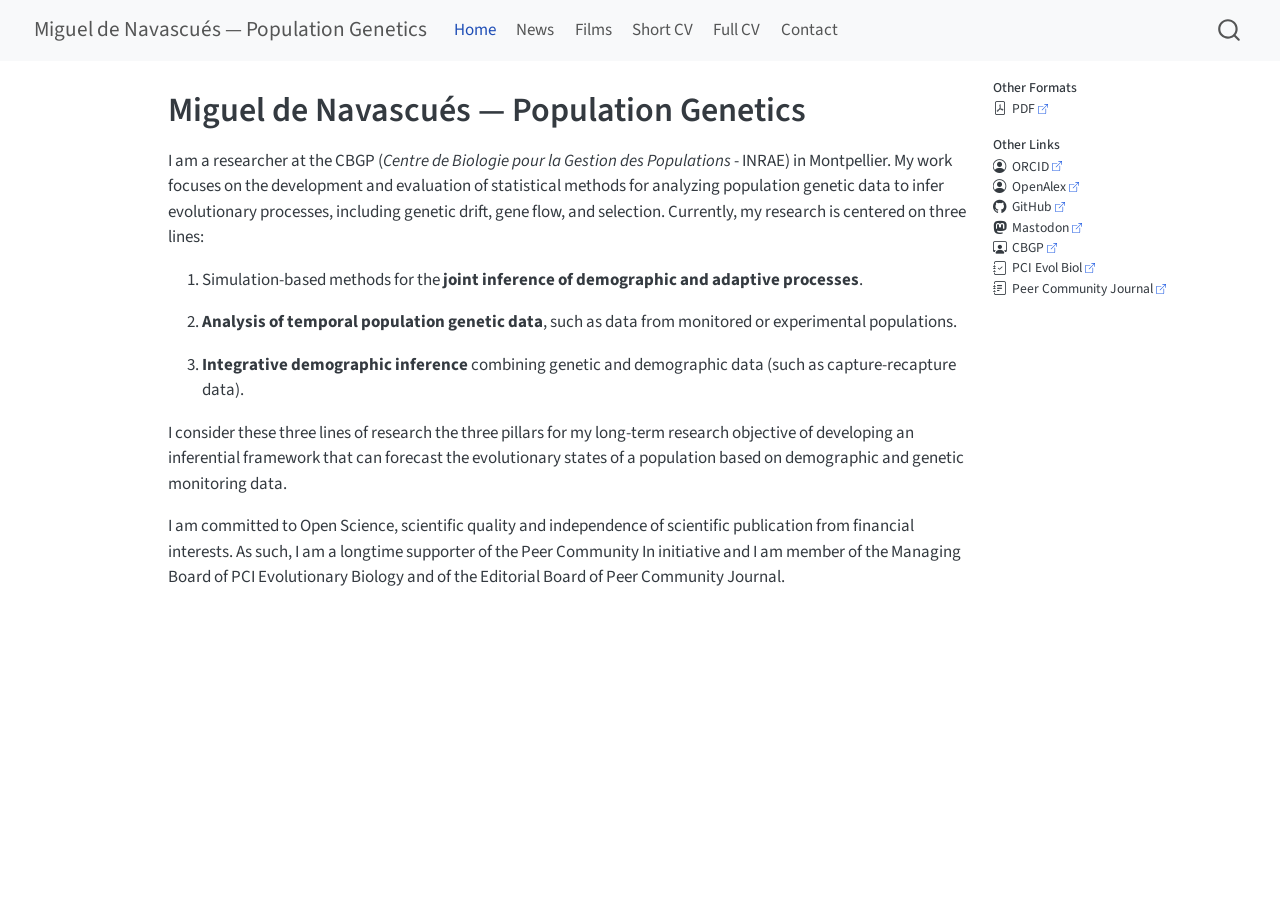
<file: index.html>
<!DOCTYPE html>
<html xmlns="http://www.w3.org/1999/xhtml" lang="en" xml:lang="en"><head>

<meta charset="utf-8">
<meta name="generator" content="quarto-1.8.25">

<meta name="viewport" content="width=device-width, initial-scale=1.0, user-scalable=yes">


<title>Miguel de Navascués — Population Genetics</title>
<style>
code{white-space: pre-wrap;}
span.smallcaps{font-variant: small-caps;}
div.columns{display: flex; gap: min(4vw, 1.5em);}
div.column{flex: auto; overflow-x: auto;}
div.hanging-indent{margin-left: 1.5em; text-indent: -1.5em;}
ul.task-list{list-style: none;}
ul.task-list li input[type="checkbox"] {
  width: 0.8em;
  margin: 0 0.8em 0.2em -1em; /* quarto-specific, see https://github.com/quarto-dev/quarto-cli/issues/4556 */ 
  vertical-align: middle;
}
</style>


<script src="site_libs/quarto-nav/quarto-nav.js"></script>
<script src="site_libs/quarto-nav/headroom.min.js"></script>
<script src="site_libs/clipboard/clipboard.min.js"></script>
<script src="site_libs/quarto-search/autocomplete.umd.js"></script>
<script src="site_libs/quarto-search/fuse.min.js"></script>
<script src="site_libs/quarto-search/quarto-search.js"></script>
<meta name="quarto:offset" content="./">
<script src="site_libs/quarto-html/quarto.js" type="module"></script>
<script src="site_libs/quarto-html/tabsets/tabsets.js" type="module"></script>
<script src="site_libs/quarto-html/axe/axe-check.js" type="module"></script>
<script src="site_libs/quarto-html/popper.min.js"></script>
<script src="site_libs/quarto-html/tippy.umd.min.js"></script>
<script src="site_libs/quarto-html/anchor.min.js"></script>
<link href="site_libs/quarto-html/tippy.css" rel="stylesheet">
<link href="site_libs/quarto-html/quarto-syntax-highlighting-7b89279ff1a6dce999919e0e67d4d9ec.css" rel="stylesheet" id="quarto-text-highlighting-styles">
<script src="site_libs/bootstrap/bootstrap.min.js"></script>
<link href="site_libs/bootstrap/bootstrap-icons.css" rel="stylesheet">
<link href="site_libs/bootstrap/bootstrap-b5bdf136522145a1bcc2eb35951745d0.min.css" rel="stylesheet" append-hash="true" id="quarto-bootstrap" data-mode="light">
<script id="quarto-search-options" type="application/json">{
  "location": "navbar",
  "copy-button": false,
  "collapse-after": 3,
  "panel-placement": "end",
  "type": "overlay",
  "limit": 50,
  "keyboard-shortcut": [
    "f",
    "/",
    "s"
  ],
  "show-item-context": false,
  "language": {
    "search-no-results-text": "No results",
    "search-matching-documents-text": "matching documents",
    "search-copy-link-title": "Copy link to search",
    "search-hide-matches-text": "Hide additional matches",
    "search-more-match-text": "more match in this document",
    "search-more-matches-text": "more matches in this document",
    "search-clear-button-title": "Clear",
    "search-text-placeholder": "",
    "search-detached-cancel-button-title": "Cancel",
    "search-submit-button-title": "Submit",
    "search-label": "Search"
  }
}</script>


<link rel="stylesheet" href="styles.css">
</head>

<body class="nav-fixed quarto-light">

<div id="quarto-search-results"></div>
  <header id="quarto-header" class="headroom fixed-top">
    <nav class="navbar navbar-expand-lg " data-bs-theme="dark">
      <div class="navbar-container container-fluid">
      <div class="navbar-brand-container mx-auto">
    <a href="./index.html" class="navbar-brand navbar-brand-logo">
    </a>
    <a class="navbar-brand" href="./index.html">
    <span class="navbar-title">Miguel de Navascués — Population Genetics</span>
    </a>
  </div>
            <div id="quarto-search" class="" title="Search"></div>
          <button class="navbar-toggler" type="button" data-bs-toggle="collapse" data-bs-target="#navbarCollapse" aria-controls="navbarCollapse" role="menu" aria-expanded="false" aria-label="Toggle navigation" onclick="if (window.quartoToggleHeadroom) { window.quartoToggleHeadroom(); }">
  <span class="navbar-toggler-icon"></span>
</button>
          <div class="collapse navbar-collapse" id="navbarCollapse">
            <ul class="navbar-nav navbar-nav-scroll me-auto">
  <li class="nav-item">
    <a class="nav-link active" href="./index.html" aria-current="page"> 
<span class="menu-text">Home</span></a>
  </li>  
  <li class="nav-item">
    <a class="nav-link" href="./News.html"> 
<span class="menu-text">News</span></a>
  </li>  
  <li class="nav-item">
    <a class="nav-link" href="./Films.html"> 
<span class="menu-text">Films</span></a>
  </li>  
  <li class="nav-item">
    <a class="nav-link" href="./ShortCV.html"> 
<span class="menu-text">Short CV</span></a>
  </li>  
  <li class="nav-item">
    <a class="nav-link" href="./FullCV.html"> 
<span class="menu-text">Full CV</span></a>
  </li>  
  <li class="nav-item">
    <a class="nav-link" href="./Contact.html"> 
<span class="menu-text">Contact</span></a>
  </li>  
</ul>
          </div> <!-- /navcollapse -->
            <div class="quarto-navbar-tools">
</div>
      </div> <!-- /container-fluid -->
    </nav>
</header>
<!-- content -->
<div id="quarto-content" class="quarto-container page-columns page-rows-contents page-layout-article page-navbar">
<!-- sidebar -->
<!-- margin-sidebar -->
    <div id="quarto-margin-sidebar" class="sidebar margin-sidebar">
        
    <div class="quarto-alternate-formats"><h2>Other Formats</h2><ul><li><a href="index.pdf"><i class="bi bi-file-pdf"></i>PDF</a></li></ul></div><div class="quarto-other-links"><h2>Other Links</h2><ul><li><a href="http://orcid.org/0000-0001-8342-6047"><i class="bi bi-person-circle"></i>ORCID</a></li><li><a href="https://openalex.org/authors/a5008213968"><i class="bi bi-person-circle"></i>OpenAlex</a></li><li><a href="https://github.com/mnavascues"><i class="bi bi-github"></i>GitHub</a></li><li><a href="https://mastodon.online/@Miguel_de_Navascues"><i class="bi bi-mastodon"></i>Mastodon</a></li><li><a href="https://umr-cbgp.fr/membre/de-navascues/"><i class="bi bi-person-workspace"></i>CBGP</a></li><li><a href="https://evolbiol.peercommunityin.org/"><i class="bi bi-journal-check"></i>PCI Evol Biol</a></li><li><a href="https://peercommunityjournal.org/"><i class="bi bi-journal-text"></i>Peer Community Journal</a></li></ul></div></div>
<!-- main -->
<main class="content" id="quarto-document-content">

<header id="title-block-header" class="quarto-title-block default">
<div class="quarto-title">
<h1 class="title">Miguel de Navascués — Population Genetics</h1>
</div>



<div class="quarto-title-meta">

    
  
    
  </div>
  


</header>


<p>I am a researcher at the CBGP (<em>Centre de Biologie pour la Gestion des Populations</em> - INRAE) in Montpellier. My work focuses on the development and evaluation of statistical methods for analyzing population genetic data to infer evolutionary processes, including genetic drift, gene flow, and selection. Currently, my research is centered on three lines:</p>
<ol type="1">
<li><p>Simulation-based methods for the <strong>joint inference of demographic and adaptive processes</strong>.</p></li>
<li><p><strong>Analysis of temporal population genetic data</strong>, such as data from monitored or experimental populations.</p></li>
<li><p><strong>Integrative demographic inference</strong> combining genetic and demographic data (such as capture-recapture data).</p></li>
</ol>
<p>I consider these three lines of research the three pillars for my long-term research objective of developing an inferential framework that can forecast the evolutionary states of a population based on demographic and genetic monitoring data.</p>
<p>I am committed to Open Science, scientific quality and independence of scientific publication from financial interests. As such, I am a longtime supporter of the Peer Community In initiative and I am member of the Managing Board of PCI Evolutionary Biology and of the Editorial Board of Peer Community Journal.</p>



</main> <!-- /main -->
<script id="quarto-html-after-body" type="application/javascript">
  window.document.addEventListener("DOMContentLoaded", function (event) {
    const icon = "";
    const anchorJS = new window.AnchorJS();
    anchorJS.options = {
      placement: 'right',
      icon: icon
    };
    anchorJS.add('.anchored');
    const isCodeAnnotation = (el) => {
      for (const clz of el.classList) {
        if (clz.startsWith('code-annotation-')) {                     
          return true;
        }
      }
      return false;
    }
    const onCopySuccess = function(e) {
      // button target
      const button = e.trigger;
      // don't keep focus
      button.blur();
      // flash "checked"
      button.classList.add('code-copy-button-checked');
      var currentTitle = button.getAttribute("title");
      button.setAttribute("title", "Copied!");
      let tooltip;
      if (window.bootstrap) {
        button.setAttribute("data-bs-toggle", "tooltip");
        button.setAttribute("data-bs-placement", "left");
        button.setAttribute("data-bs-title", "Copied!");
        tooltip = new bootstrap.Tooltip(button, 
          { trigger: "manual", 
            customClass: "code-copy-button-tooltip",
            offset: [0, -8]});
        tooltip.show();    
      }
      setTimeout(function() {
        if (tooltip) {
          tooltip.hide();
          button.removeAttribute("data-bs-title");
          button.removeAttribute("data-bs-toggle");
          button.removeAttribute("data-bs-placement");
        }
        button.setAttribute("title", currentTitle);
        button.classList.remove('code-copy-button-checked');
      }, 1000);
      // clear code selection
      e.clearSelection();
    }
    const getTextToCopy = function(trigger) {
      const outerScaffold = trigger.parentElement.cloneNode(true);
      const codeEl = outerScaffold.querySelector('code');
      for (const childEl of codeEl.children) {
        if (isCodeAnnotation(childEl)) {
          childEl.remove();
        }
      }
      return codeEl.innerText;
    }
    const clipboard = new window.ClipboardJS('.code-copy-button:not([data-in-quarto-modal])', {
      text: getTextToCopy
    });
    clipboard.on('success', onCopySuccess);
    if (window.document.getElementById('quarto-embedded-source-code-modal')) {
      const clipboardModal = new window.ClipboardJS('.code-copy-button[data-in-quarto-modal]', {
        text: getTextToCopy,
        container: window.document.getElementById('quarto-embedded-source-code-modal')
      });
      clipboardModal.on('success', onCopySuccess);
    }
      var localhostRegex = new RegExp(/^(?:http|https):\/\/localhost\:?[0-9]*\//);
      var mailtoRegex = new RegExp(/^mailto:/);
        var filterRegex = new RegExp("https:\/\/mnavascues\.github\.io\/Website\/");
      var isInternal = (href) => {
          return filterRegex.test(href) || localhostRegex.test(href) || mailtoRegex.test(href);
      }
      // Inspect non-navigation links and adorn them if external
     var links = window.document.querySelectorAll('a[href]:not(.nav-link):not(.navbar-brand):not(.toc-action):not(.sidebar-link):not(.sidebar-item-toggle):not(.pagination-link):not(.no-external):not([aria-hidden]):not(.dropdown-item):not(.quarto-navigation-tool):not(.about-link)');
      for (var i=0; i<links.length; i++) {
        const link = links[i];
        if (!isInternal(link.href)) {
          // undo the damage that might have been done by quarto-nav.js in the case of
          // links that we want to consider external
          if (link.dataset.originalHref !== undefined) {
            link.href = link.dataset.originalHref;
          }
            // target, if specified
            link.setAttribute("target", "_blank");
            if (link.getAttribute("rel") === null) {
              link.setAttribute("rel", "noopener");
            }
            // default icon
            link.classList.add("external");
        }
      }
    function tippyHover(el, contentFn, onTriggerFn, onUntriggerFn) {
      const config = {
        allowHTML: true,
        maxWidth: 500,
        delay: 100,
        arrow: false,
        appendTo: function(el) {
            return el.parentElement;
        },
        interactive: true,
        interactiveBorder: 10,
        theme: 'quarto',
        placement: 'bottom-start',
      };
      if (contentFn) {
        config.content = contentFn;
      }
      if (onTriggerFn) {
        config.onTrigger = onTriggerFn;
      }
      if (onUntriggerFn) {
        config.onUntrigger = onUntriggerFn;
      }
      window.tippy(el, config); 
    }
    const noterefs = window.document.querySelectorAll('a[role="doc-noteref"]');
    for (var i=0; i<noterefs.length; i++) {
      const ref = noterefs[i];
      tippyHover(ref, function() {
        // use id or data attribute instead here
        let href = ref.getAttribute('data-footnote-href') || ref.getAttribute('href');
        try { href = new URL(href).hash; } catch {}
        const id = href.replace(/^#\/?/, "");
        const note = window.document.getElementById(id);
        if (note) {
          return note.innerHTML;
        } else {
          return "";
        }
      });
    }
    const xrefs = window.document.querySelectorAll('a.quarto-xref');
    const processXRef = (id, note) => {
      // Strip column container classes
      const stripColumnClz = (el) => {
        el.classList.remove("page-full", "page-columns");
        if (el.children) {
          for (const child of el.children) {
            stripColumnClz(child);
          }
        }
      }
      stripColumnClz(note)
      if (id === null || id.startsWith('sec-')) {
        // Special case sections, only their first couple elements
        const container = document.createElement("div");
        if (note.children && note.children.length > 2) {
          container.appendChild(note.children[0].cloneNode(true));
          for (let i = 1; i < note.children.length; i++) {
            const child = note.children[i];
            if (child.tagName === "P" && child.innerText === "") {
              continue;
            } else {
              container.appendChild(child.cloneNode(true));
              break;
            }
          }
          if (window.Quarto?.typesetMath) {
            window.Quarto.typesetMath(container);
          }
          return container.innerHTML
        } else {
          if (window.Quarto?.typesetMath) {
            window.Quarto.typesetMath(note);
          }
          return note.innerHTML;
        }
      } else {
        // Remove any anchor links if they are present
        const anchorLink = note.querySelector('a.anchorjs-link');
        if (anchorLink) {
          anchorLink.remove();
        }
        if (window.Quarto?.typesetMath) {
          window.Quarto.typesetMath(note);
        }
        if (note.classList.contains("callout")) {
          return note.outerHTML;
        } else {
          return note.innerHTML;
        }
      }
    }
    for (var i=0; i<xrefs.length; i++) {
      const xref = xrefs[i];
      tippyHover(xref, undefined, function(instance) {
        instance.disable();
        let url = xref.getAttribute('href');
        let hash = undefined; 
        if (url.startsWith('#')) {
          hash = url;
        } else {
          try { hash = new URL(url).hash; } catch {}
        }
        if (hash) {
          const id = hash.replace(/^#\/?/, "");
          const note = window.document.getElementById(id);
          if (note !== null) {
            try {
              const html = processXRef(id, note.cloneNode(true));
              instance.setContent(html);
            } finally {
              instance.enable();
              instance.show();
            }
          } else {
            // See if we can fetch this
            fetch(url.split('#')[0])
            .then(res => res.text())
            .then(html => {
              const parser = new DOMParser();
              const htmlDoc = parser.parseFromString(html, "text/html");
              const note = htmlDoc.getElementById(id);
              if (note !== null) {
                const html = processXRef(id, note);
                instance.setContent(html);
              } 
            }).finally(() => {
              instance.enable();
              instance.show();
            });
          }
        } else {
          // See if we can fetch a full url (with no hash to target)
          // This is a special case and we should probably do some content thinning / targeting
          fetch(url)
          .then(res => res.text())
          .then(html => {
            const parser = new DOMParser();
            const htmlDoc = parser.parseFromString(html, "text/html");
            const note = htmlDoc.querySelector('main.content');
            if (note !== null) {
              // This should only happen for chapter cross references
              // (since there is no id in the URL)
              // remove the first header
              if (note.children.length > 0 && note.children[0].tagName === "HEADER") {
                note.children[0].remove();
              }
              const html = processXRef(null, note);
              instance.setContent(html);
            } 
          }).finally(() => {
            instance.enable();
            instance.show();
          });
        }
      }, function(instance) {
      });
    }
        let selectedAnnoteEl;
        const selectorForAnnotation = ( cell, annotation) => {
          let cellAttr = 'data-code-cell="' + cell + '"';
          let lineAttr = 'data-code-annotation="' +  annotation + '"';
          const selector = 'span[' + cellAttr + '][' + lineAttr + ']';
          return selector;
        }
        const selectCodeLines = (annoteEl) => {
          const doc = window.document;
          const targetCell = annoteEl.getAttribute("data-target-cell");
          const targetAnnotation = annoteEl.getAttribute("data-target-annotation");
          const annoteSpan = window.document.querySelector(selectorForAnnotation(targetCell, targetAnnotation));
          const lines = annoteSpan.getAttribute("data-code-lines").split(",");
          const lineIds = lines.map((line) => {
            return targetCell + "-" + line;
          })
          let top = null;
          let height = null;
          let parent = null;
          if (lineIds.length > 0) {
              //compute the position of the single el (top and bottom and make a div)
              const el = window.document.getElementById(lineIds[0]);
              top = el.offsetTop;
              height = el.offsetHeight;
              parent = el.parentElement.parentElement;
            if (lineIds.length > 1) {
              const lastEl = window.document.getElementById(lineIds[lineIds.length - 1]);
              const bottom = lastEl.offsetTop + lastEl.offsetHeight;
              height = bottom - top;
            }
            if (top !== null && height !== null && parent !== null) {
              // cook up a div (if necessary) and position it 
              let div = window.document.getElementById("code-annotation-line-highlight");
              if (div === null) {
                div = window.document.createElement("div");
                div.setAttribute("id", "code-annotation-line-highlight");
                div.style.position = 'absolute';
                parent.appendChild(div);
              }
              div.style.top = top - 2 + "px";
              div.style.height = height + 4 + "px";
              div.style.left = 0;
              let gutterDiv = window.document.getElementById("code-annotation-line-highlight-gutter");
              if (gutterDiv === null) {
                gutterDiv = window.document.createElement("div");
                gutterDiv.setAttribute("id", "code-annotation-line-highlight-gutter");
                gutterDiv.style.position = 'absolute';
                const codeCell = window.document.getElementById(targetCell);
                const gutter = codeCell.querySelector('.code-annotation-gutter');
                gutter.appendChild(gutterDiv);
              }
              gutterDiv.style.top = top - 2 + "px";
              gutterDiv.style.height = height + 4 + "px";
            }
            selectedAnnoteEl = annoteEl;
          }
        };
        const unselectCodeLines = () => {
          const elementsIds = ["code-annotation-line-highlight", "code-annotation-line-highlight-gutter"];
          elementsIds.forEach((elId) => {
            const div = window.document.getElementById(elId);
            if (div) {
              div.remove();
            }
          });
          selectedAnnoteEl = undefined;
        };
          // Handle positioning of the toggle
      window.addEventListener(
        "resize",
        throttle(() => {
          elRect = undefined;
          if (selectedAnnoteEl) {
            selectCodeLines(selectedAnnoteEl);
          }
        }, 10)
      );
      function throttle(fn, ms) {
      let throttle = false;
      let timer;
        return (...args) => {
          if(!throttle) { // first call gets through
              fn.apply(this, args);
              throttle = true;
          } else { // all the others get throttled
              if(timer) clearTimeout(timer); // cancel #2
              timer = setTimeout(() => {
                fn.apply(this, args);
                timer = throttle = false;
              }, ms);
          }
        };
      }
        // Attach click handler to the DT
        const annoteDls = window.document.querySelectorAll('dt[data-target-cell]');
        for (const annoteDlNode of annoteDls) {
          annoteDlNode.addEventListener('click', (event) => {
            const clickedEl = event.target;
            if (clickedEl !== selectedAnnoteEl) {
              unselectCodeLines();
              const activeEl = window.document.querySelector('dt[data-target-cell].code-annotation-active');
              if (activeEl) {
                activeEl.classList.remove('code-annotation-active');
              }
              selectCodeLines(clickedEl);
              clickedEl.classList.add('code-annotation-active');
            } else {
              // Unselect the line
              unselectCodeLines();
              clickedEl.classList.remove('code-annotation-active');
            }
          });
        }
    const findCites = (el) => {
      const parentEl = el.parentElement;
      if (parentEl) {
        const cites = parentEl.dataset.cites;
        if (cites) {
          return {
            el,
            cites: cites.split(' ')
          };
        } else {
          return findCites(el.parentElement)
        }
      } else {
        return undefined;
      }
    };
    var bibliorefs = window.document.querySelectorAll('a[role="doc-biblioref"]');
    for (var i=0; i<bibliorefs.length; i++) {
      const ref = bibliorefs[i];
      const citeInfo = findCites(ref);
      if (citeInfo) {
        tippyHover(citeInfo.el, function() {
          var popup = window.document.createElement('div');
          citeInfo.cites.forEach(function(cite) {
            var citeDiv = window.document.createElement('div');
            citeDiv.classList.add('hanging-indent');
            citeDiv.classList.add('csl-entry');
            var biblioDiv = window.document.getElementById('ref-' + cite);
            if (biblioDiv) {
              citeDiv.innerHTML = biblioDiv.innerHTML;
            }
            popup.appendChild(citeDiv);
          });
          return popup.innerHTML;
        });
      }
    }
  });
  </script>
</div> <!-- /content -->




</body></html>
</file>
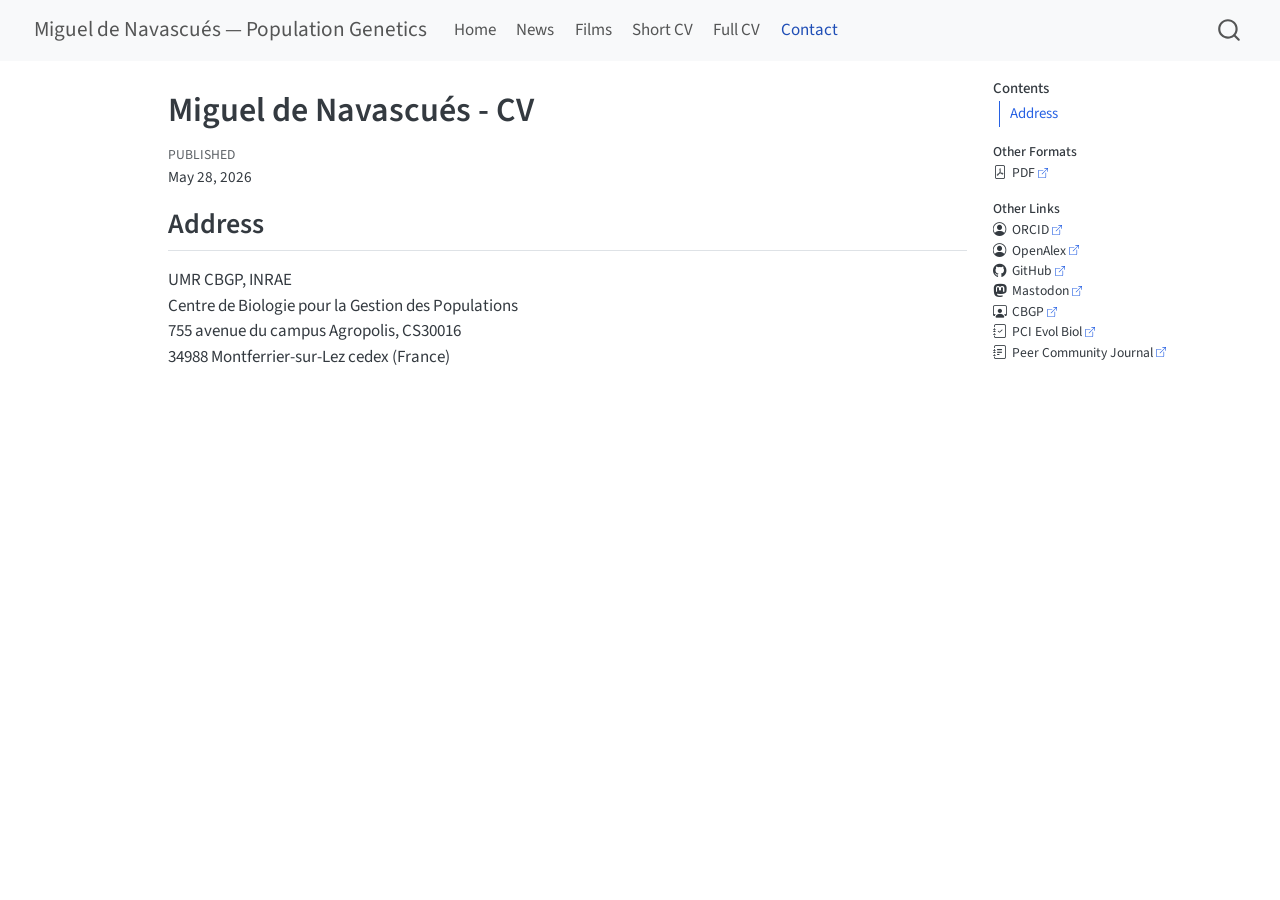
<file: Contact.html>
<!DOCTYPE html>
<html xmlns="http://www.w3.org/1999/xhtml" lang="en" xml:lang="en"><head>

<meta charset="utf-8">
<meta name="generator" content="quarto-1.8.25">

<meta name="viewport" content="width=device-width, initial-scale=1.0, user-scalable=yes">

<meta name="dcterms.date" content="2026-05-28">

<title>Miguel de Navascués - CV – Miguel de Navascués — Population Genetics</title>
<style>
code{white-space: pre-wrap;}
span.smallcaps{font-variant: small-caps;}
div.columns{display: flex; gap: min(4vw, 1.5em);}
div.column{flex: auto; overflow-x: auto;}
div.hanging-indent{margin-left: 1.5em; text-indent: -1.5em;}
ul.task-list{list-style: none;}
ul.task-list li input[type="checkbox"] {
  width: 0.8em;
  margin: 0 0.8em 0.2em -1em; /* quarto-specific, see https://github.com/quarto-dev/quarto-cli/issues/4556 */ 
  vertical-align: middle;
}
</style>


<script src="site_libs/quarto-nav/quarto-nav.js"></script>
<script src="site_libs/quarto-nav/headroom.min.js"></script>
<script src="site_libs/clipboard/clipboard.min.js"></script>
<script src="site_libs/quarto-search/autocomplete.umd.js"></script>
<script src="site_libs/quarto-search/fuse.min.js"></script>
<script src="site_libs/quarto-search/quarto-search.js"></script>
<meta name="quarto:offset" content="./">
<script src="site_libs/quarto-html/quarto.js" type="module"></script>
<script src="site_libs/quarto-html/tabsets/tabsets.js" type="module"></script>
<script src="site_libs/quarto-html/axe/axe-check.js" type="module"></script>
<script src="site_libs/quarto-html/popper.min.js"></script>
<script src="site_libs/quarto-html/tippy.umd.min.js"></script>
<script src="site_libs/quarto-html/anchor.min.js"></script>
<link href="site_libs/quarto-html/tippy.css" rel="stylesheet">
<link href="site_libs/quarto-html/quarto-syntax-highlighting-7b89279ff1a6dce999919e0e67d4d9ec.css" rel="stylesheet" id="quarto-text-highlighting-styles">
<script src="site_libs/bootstrap/bootstrap.min.js"></script>
<link href="site_libs/bootstrap/bootstrap-icons.css" rel="stylesheet">
<link href="site_libs/bootstrap/bootstrap-b5bdf136522145a1bcc2eb35951745d0.min.css" rel="stylesheet" append-hash="true" id="quarto-bootstrap" data-mode="light">
<script id="quarto-search-options" type="application/json">{
  "location": "navbar",
  "copy-button": false,
  "collapse-after": 3,
  "panel-placement": "end",
  "type": "overlay",
  "limit": 50,
  "keyboard-shortcut": [
    "f",
    "/",
    "s"
  ],
  "show-item-context": false,
  "language": {
    "search-no-results-text": "No results",
    "search-matching-documents-text": "matching documents",
    "search-copy-link-title": "Copy link to search",
    "search-hide-matches-text": "Hide additional matches",
    "search-more-match-text": "more match in this document",
    "search-more-matches-text": "more matches in this document",
    "search-clear-button-title": "Clear",
    "search-text-placeholder": "",
    "search-detached-cancel-button-title": "Cancel",
    "search-submit-button-title": "Submit",
    "search-label": "Search"
  }
}</script>


<link rel="stylesheet" href="styles.css">
</head>

<body class="nav-fixed quarto-light">

<div id="quarto-search-results"></div>
  <header id="quarto-header" class="headroom fixed-top">
    <nav class="navbar navbar-expand-lg " data-bs-theme="dark">
      <div class="navbar-container container-fluid">
      <div class="navbar-brand-container mx-auto">
    <a href="./index.html" class="navbar-brand navbar-brand-logo">
    </a>
    <a class="navbar-brand" href="./index.html">
    <span class="navbar-title">Miguel de Navascués — Population Genetics</span>
    </a>
  </div>
            <div id="quarto-search" class="" title="Search"></div>
          <button class="navbar-toggler" type="button" data-bs-toggle="collapse" data-bs-target="#navbarCollapse" aria-controls="navbarCollapse" role="menu" aria-expanded="false" aria-label="Toggle navigation" onclick="if (window.quartoToggleHeadroom) { window.quartoToggleHeadroom(); }">
  <span class="navbar-toggler-icon"></span>
</button>
          <div class="collapse navbar-collapse" id="navbarCollapse">
            <ul class="navbar-nav navbar-nav-scroll me-auto">
  <li class="nav-item">
    <a class="nav-link" href="./index.html"> 
<span class="menu-text">Home</span></a>
  </li>  
  <li class="nav-item">
    <a class="nav-link" href="./News.html"> 
<span class="menu-text">News</span></a>
  </li>  
  <li class="nav-item">
    <a class="nav-link" href="./Films.html"> 
<span class="menu-text">Films</span></a>
  </li>  
  <li class="nav-item">
    <a class="nav-link" href="./ShortCV.html"> 
<span class="menu-text">Short CV</span></a>
  </li>  
  <li class="nav-item">
    <a class="nav-link" href="./FullCV.html"> 
<span class="menu-text">Full CV</span></a>
  </li>  
  <li class="nav-item">
    <a class="nav-link active" href="./Contact.html" aria-current="page"> 
<span class="menu-text">Contact</span></a>
  </li>  
</ul>
          </div> <!-- /navcollapse -->
            <div class="quarto-navbar-tools">
</div>
      </div> <!-- /container-fluid -->
    </nav>
</header>
<!-- content -->
<div id="quarto-content" class="quarto-container page-columns page-rows-contents page-layout-article page-navbar">
<!-- sidebar -->
<!-- margin-sidebar -->
    <div id="quarto-margin-sidebar" class="sidebar margin-sidebar">
        <nav id="TOC" role="doc-toc" class="toc-active">
    <h2 id="toc-title">Contents</h2>
   
  <ul>
  <li><a href="#address" id="toc-address" class="nav-link active" data-scroll-target="#address">Address</a></li>
  </ul>
<div class="quarto-alternate-formats"><h2>Other Formats</h2><ul><li><a href="Contact.pdf"><i class="bi bi-file-pdf"></i>PDF</a></li></ul></div><div class="quarto-other-links"><h2>Other Links</h2><ul><li><a href="http://orcid.org/0000-0001-8342-6047"><i class="bi bi-person-circle"></i>ORCID</a></li><li><a href="https://openalex.org/authors/a5008213968"><i class="bi bi-person-circle"></i>OpenAlex</a></li><li><a href="https://github.com/mnavascues"><i class="bi bi-github"></i>GitHub</a></li><li><a href="https://mastodon.online/@Miguel_de_Navascues"><i class="bi bi-mastodon"></i>Mastodon</a></li><li><a href="https://umr-cbgp.fr/membre/de-navascues/"><i class="bi bi-person-workspace"></i>CBGP</a></li><li><a href="https://evolbiol.peercommunityin.org/"><i class="bi bi-journal-check"></i>PCI Evol Biol</a></li><li><a href="https://peercommunityjournal.org/"><i class="bi bi-journal-text"></i>Peer Community Journal</a></li></ul></div></nav>
    </div>
<!-- main -->
<main class="content" id="quarto-document-content">

<header id="title-block-header" class="quarto-title-block default">
<div class="quarto-title">
<h1 class="title">Miguel de Navascués - CV</h1>
</div>



<div class="quarto-title-meta">

    
    <div>
    <div class="quarto-title-meta-heading">Published</div>
    <div class="quarto-title-meta-contents">
      <p class="date">May 28, 2026</p>
    </div>
  </div>
  
    
  </div>
  


</header>


<section id="address" class="level2">
<h2 class="anchored" data-anchor-id="address">Address</h2>
<p>UMR CBGP, INRAE<br>
Centre de Biologie pour la Gestion des Populations<br>
755 avenue du campus Agropolis, CS30016<br>
34988 Montferrier-sur-Lez cedex (France)</p>


</section>

</main> <!-- /main -->
<script id="quarto-html-after-body" type="application/javascript">
  window.document.addEventListener("DOMContentLoaded", function (event) {
    const icon = "";
    const anchorJS = new window.AnchorJS();
    anchorJS.options = {
      placement: 'right',
      icon: icon
    };
    anchorJS.add('.anchored');
    const isCodeAnnotation = (el) => {
      for (const clz of el.classList) {
        if (clz.startsWith('code-annotation-')) {                     
          return true;
        }
      }
      return false;
    }
    const onCopySuccess = function(e) {
      // button target
      const button = e.trigger;
      // don't keep focus
      button.blur();
      // flash "checked"
      button.classList.add('code-copy-button-checked');
      var currentTitle = button.getAttribute("title");
      button.setAttribute("title", "Copied!");
      let tooltip;
      if (window.bootstrap) {
        button.setAttribute("data-bs-toggle", "tooltip");
        button.setAttribute("data-bs-placement", "left");
        button.setAttribute("data-bs-title", "Copied!");
        tooltip = new bootstrap.Tooltip(button, 
          { trigger: "manual", 
            customClass: "code-copy-button-tooltip",
            offset: [0, -8]});
        tooltip.show();    
      }
      setTimeout(function() {
        if (tooltip) {
          tooltip.hide();
          button.removeAttribute("data-bs-title");
          button.removeAttribute("data-bs-toggle");
          button.removeAttribute("data-bs-placement");
        }
        button.setAttribute("title", currentTitle);
        button.classList.remove('code-copy-button-checked');
      }, 1000);
      // clear code selection
      e.clearSelection();
    }
    const getTextToCopy = function(trigger) {
      const outerScaffold = trigger.parentElement.cloneNode(true);
      const codeEl = outerScaffold.querySelector('code');
      for (const childEl of codeEl.children) {
        if (isCodeAnnotation(childEl)) {
          childEl.remove();
        }
      }
      return codeEl.innerText;
    }
    const clipboard = new window.ClipboardJS('.code-copy-button:not([data-in-quarto-modal])', {
      text: getTextToCopy
    });
    clipboard.on('success', onCopySuccess);
    if (window.document.getElementById('quarto-embedded-source-code-modal')) {
      const clipboardModal = new window.ClipboardJS('.code-copy-button[data-in-quarto-modal]', {
        text: getTextToCopy,
        container: window.document.getElementById('quarto-embedded-source-code-modal')
      });
      clipboardModal.on('success', onCopySuccess);
    }
      var localhostRegex = new RegExp(/^(?:http|https):\/\/localhost\:?[0-9]*\//);
      var mailtoRegex = new RegExp(/^mailto:/);
        var filterRegex = new RegExp("https:\/\/mnavascues\.github\.io\/Website\/");
      var isInternal = (href) => {
          return filterRegex.test(href) || localhostRegex.test(href) || mailtoRegex.test(href);
      }
      // Inspect non-navigation links and adorn them if external
     var links = window.document.querySelectorAll('a[href]:not(.nav-link):not(.navbar-brand):not(.toc-action):not(.sidebar-link):not(.sidebar-item-toggle):not(.pagination-link):not(.no-external):not([aria-hidden]):not(.dropdown-item):not(.quarto-navigation-tool):not(.about-link)');
      for (var i=0; i<links.length; i++) {
        const link = links[i];
        if (!isInternal(link.href)) {
          // undo the damage that might have been done by quarto-nav.js in the case of
          // links that we want to consider external
          if (link.dataset.originalHref !== undefined) {
            link.href = link.dataset.originalHref;
          }
            // target, if specified
            link.setAttribute("target", "_blank");
            if (link.getAttribute("rel") === null) {
              link.setAttribute("rel", "noopener");
            }
            // default icon
            link.classList.add("external");
        }
      }
    function tippyHover(el, contentFn, onTriggerFn, onUntriggerFn) {
      const config = {
        allowHTML: true,
        maxWidth: 500,
        delay: 100,
        arrow: false,
        appendTo: function(el) {
            return el.parentElement;
        },
        interactive: true,
        interactiveBorder: 10,
        theme: 'quarto',
        placement: 'bottom-start',
      };
      if (contentFn) {
        config.content = contentFn;
      }
      if (onTriggerFn) {
        config.onTrigger = onTriggerFn;
      }
      if (onUntriggerFn) {
        config.onUntrigger = onUntriggerFn;
      }
      window.tippy(el, config); 
    }
    const noterefs = window.document.querySelectorAll('a[role="doc-noteref"]');
    for (var i=0; i<noterefs.length; i++) {
      const ref = noterefs[i];
      tippyHover(ref, function() {
        // use id or data attribute instead here
        let href = ref.getAttribute('data-footnote-href') || ref.getAttribute('href');
        try { href = new URL(href).hash; } catch {}
        const id = href.replace(/^#\/?/, "");
        const note = window.document.getElementById(id);
        if (note) {
          return note.innerHTML;
        } else {
          return "";
        }
      });
    }
    const xrefs = window.document.querySelectorAll('a.quarto-xref');
    const processXRef = (id, note) => {
      // Strip column container classes
      const stripColumnClz = (el) => {
        el.classList.remove("page-full", "page-columns");
        if (el.children) {
          for (const child of el.children) {
            stripColumnClz(child);
          }
        }
      }
      stripColumnClz(note)
      if (id === null || id.startsWith('sec-')) {
        // Special case sections, only their first couple elements
        const container = document.createElement("div");
        if (note.children && note.children.length > 2) {
          container.appendChild(note.children[0].cloneNode(true));
          for (let i = 1; i < note.children.length; i++) {
            const child = note.children[i];
            if (child.tagName === "P" && child.innerText === "") {
              continue;
            } else {
              container.appendChild(child.cloneNode(true));
              break;
            }
          }
          if (window.Quarto?.typesetMath) {
            window.Quarto.typesetMath(container);
          }
          return container.innerHTML
        } else {
          if (window.Quarto?.typesetMath) {
            window.Quarto.typesetMath(note);
          }
          return note.innerHTML;
        }
      } else {
        // Remove any anchor links if they are present
        const anchorLink = note.querySelector('a.anchorjs-link');
        if (anchorLink) {
          anchorLink.remove();
        }
        if (window.Quarto?.typesetMath) {
          window.Quarto.typesetMath(note);
        }
        if (note.classList.contains("callout")) {
          return note.outerHTML;
        } else {
          return note.innerHTML;
        }
      }
    }
    for (var i=0; i<xrefs.length; i++) {
      const xref = xrefs[i];
      tippyHover(xref, undefined, function(instance) {
        instance.disable();
        let url = xref.getAttribute('href');
        let hash = undefined; 
        if (url.startsWith('#')) {
          hash = url;
        } else {
          try { hash = new URL(url).hash; } catch {}
        }
        if (hash) {
          const id = hash.replace(/^#\/?/, "");
          const note = window.document.getElementById(id);
          if (note !== null) {
            try {
              const html = processXRef(id, note.cloneNode(true));
              instance.setContent(html);
            } finally {
              instance.enable();
              instance.show();
            }
          } else {
            // See if we can fetch this
            fetch(url.split('#')[0])
            .then(res => res.text())
            .then(html => {
              const parser = new DOMParser();
              const htmlDoc = parser.parseFromString(html, "text/html");
              const note = htmlDoc.getElementById(id);
              if (note !== null) {
                const html = processXRef(id, note);
                instance.setContent(html);
              } 
            }).finally(() => {
              instance.enable();
              instance.show();
            });
          }
        } else {
          // See if we can fetch a full url (with no hash to target)
          // This is a special case and we should probably do some content thinning / targeting
          fetch(url)
          .then(res => res.text())
          .then(html => {
            const parser = new DOMParser();
            const htmlDoc = parser.parseFromString(html, "text/html");
            const note = htmlDoc.querySelector('main.content');
            if (note !== null) {
              // This should only happen for chapter cross references
              // (since there is no id in the URL)
              // remove the first header
              if (note.children.length > 0 && note.children[0].tagName === "HEADER") {
                note.children[0].remove();
              }
              const html = processXRef(null, note);
              instance.setContent(html);
            } 
          }).finally(() => {
            instance.enable();
            instance.show();
          });
        }
      }, function(instance) {
      });
    }
        let selectedAnnoteEl;
        const selectorForAnnotation = ( cell, annotation) => {
          let cellAttr = 'data-code-cell="' + cell + '"';
          let lineAttr = 'data-code-annotation="' +  annotation + '"';
          const selector = 'span[' + cellAttr + '][' + lineAttr + ']';
          return selector;
        }
        const selectCodeLines = (annoteEl) => {
          const doc = window.document;
          const targetCell = annoteEl.getAttribute("data-target-cell");
          const targetAnnotation = annoteEl.getAttribute("data-target-annotation");
          const annoteSpan = window.document.querySelector(selectorForAnnotation(targetCell, targetAnnotation));
          const lines = annoteSpan.getAttribute("data-code-lines").split(",");
          const lineIds = lines.map((line) => {
            return targetCell + "-" + line;
          })
          let top = null;
          let height = null;
          let parent = null;
          if (lineIds.length > 0) {
              //compute the position of the single el (top and bottom and make a div)
              const el = window.document.getElementById(lineIds[0]);
              top = el.offsetTop;
              height = el.offsetHeight;
              parent = el.parentElement.parentElement;
            if (lineIds.length > 1) {
              const lastEl = window.document.getElementById(lineIds[lineIds.length - 1]);
              const bottom = lastEl.offsetTop + lastEl.offsetHeight;
              height = bottom - top;
            }
            if (top !== null && height !== null && parent !== null) {
              // cook up a div (if necessary) and position it 
              let div = window.document.getElementById("code-annotation-line-highlight");
              if (div === null) {
                div = window.document.createElement("div");
                div.setAttribute("id", "code-annotation-line-highlight");
                div.style.position = 'absolute';
                parent.appendChild(div);
              }
              div.style.top = top - 2 + "px";
              div.style.height = height + 4 + "px";
              div.style.left = 0;
              let gutterDiv = window.document.getElementById("code-annotation-line-highlight-gutter");
              if (gutterDiv === null) {
                gutterDiv = window.document.createElement("div");
                gutterDiv.setAttribute("id", "code-annotation-line-highlight-gutter");
                gutterDiv.style.position = 'absolute';
                const codeCell = window.document.getElementById(targetCell);
                const gutter = codeCell.querySelector('.code-annotation-gutter');
                gutter.appendChild(gutterDiv);
              }
              gutterDiv.style.top = top - 2 + "px";
              gutterDiv.style.height = height + 4 + "px";
            }
            selectedAnnoteEl = annoteEl;
          }
        };
        const unselectCodeLines = () => {
          const elementsIds = ["code-annotation-line-highlight", "code-annotation-line-highlight-gutter"];
          elementsIds.forEach((elId) => {
            const div = window.document.getElementById(elId);
            if (div) {
              div.remove();
            }
          });
          selectedAnnoteEl = undefined;
        };
          // Handle positioning of the toggle
      window.addEventListener(
        "resize",
        throttle(() => {
          elRect = undefined;
          if (selectedAnnoteEl) {
            selectCodeLines(selectedAnnoteEl);
          }
        }, 10)
      );
      function throttle(fn, ms) {
      let throttle = false;
      let timer;
        return (...args) => {
          if(!throttle) { // first call gets through
              fn.apply(this, args);
              throttle = true;
          } else { // all the others get throttled
              if(timer) clearTimeout(timer); // cancel #2
              timer = setTimeout(() => {
                fn.apply(this, args);
                timer = throttle = false;
              }, ms);
          }
        };
      }
        // Attach click handler to the DT
        const annoteDls = window.document.querySelectorAll('dt[data-target-cell]');
        for (const annoteDlNode of annoteDls) {
          annoteDlNode.addEventListener('click', (event) => {
            const clickedEl = event.target;
            if (clickedEl !== selectedAnnoteEl) {
              unselectCodeLines();
              const activeEl = window.document.querySelector('dt[data-target-cell].code-annotation-active');
              if (activeEl) {
                activeEl.classList.remove('code-annotation-active');
              }
              selectCodeLines(clickedEl);
              clickedEl.classList.add('code-annotation-active');
            } else {
              // Unselect the line
              unselectCodeLines();
              clickedEl.classList.remove('code-annotation-active');
            }
          });
        }
    const findCites = (el) => {
      const parentEl = el.parentElement;
      if (parentEl) {
        const cites = parentEl.dataset.cites;
        if (cites) {
          return {
            el,
            cites: cites.split(' ')
          };
        } else {
          return findCites(el.parentElement)
        }
      } else {
        return undefined;
      }
    };
    var bibliorefs = window.document.querySelectorAll('a[role="doc-biblioref"]');
    for (var i=0; i<bibliorefs.length; i++) {
      const ref = bibliorefs[i];
      const citeInfo = findCites(ref);
      if (citeInfo) {
        tippyHover(citeInfo.el, function() {
          var popup = window.document.createElement('div');
          citeInfo.cites.forEach(function(cite) {
            var citeDiv = window.document.createElement('div');
            citeDiv.classList.add('hanging-indent');
            citeDiv.classList.add('csl-entry');
            var biblioDiv = window.document.getElementById('ref-' + cite);
            if (biblioDiv) {
              citeDiv.innerHTML = biblioDiv.innerHTML;
            }
            popup.appendChild(citeDiv);
          });
          return popup.innerHTML;
        });
      }
    }
  });
  </script>
</div> <!-- /content -->




</body></html>
</file>
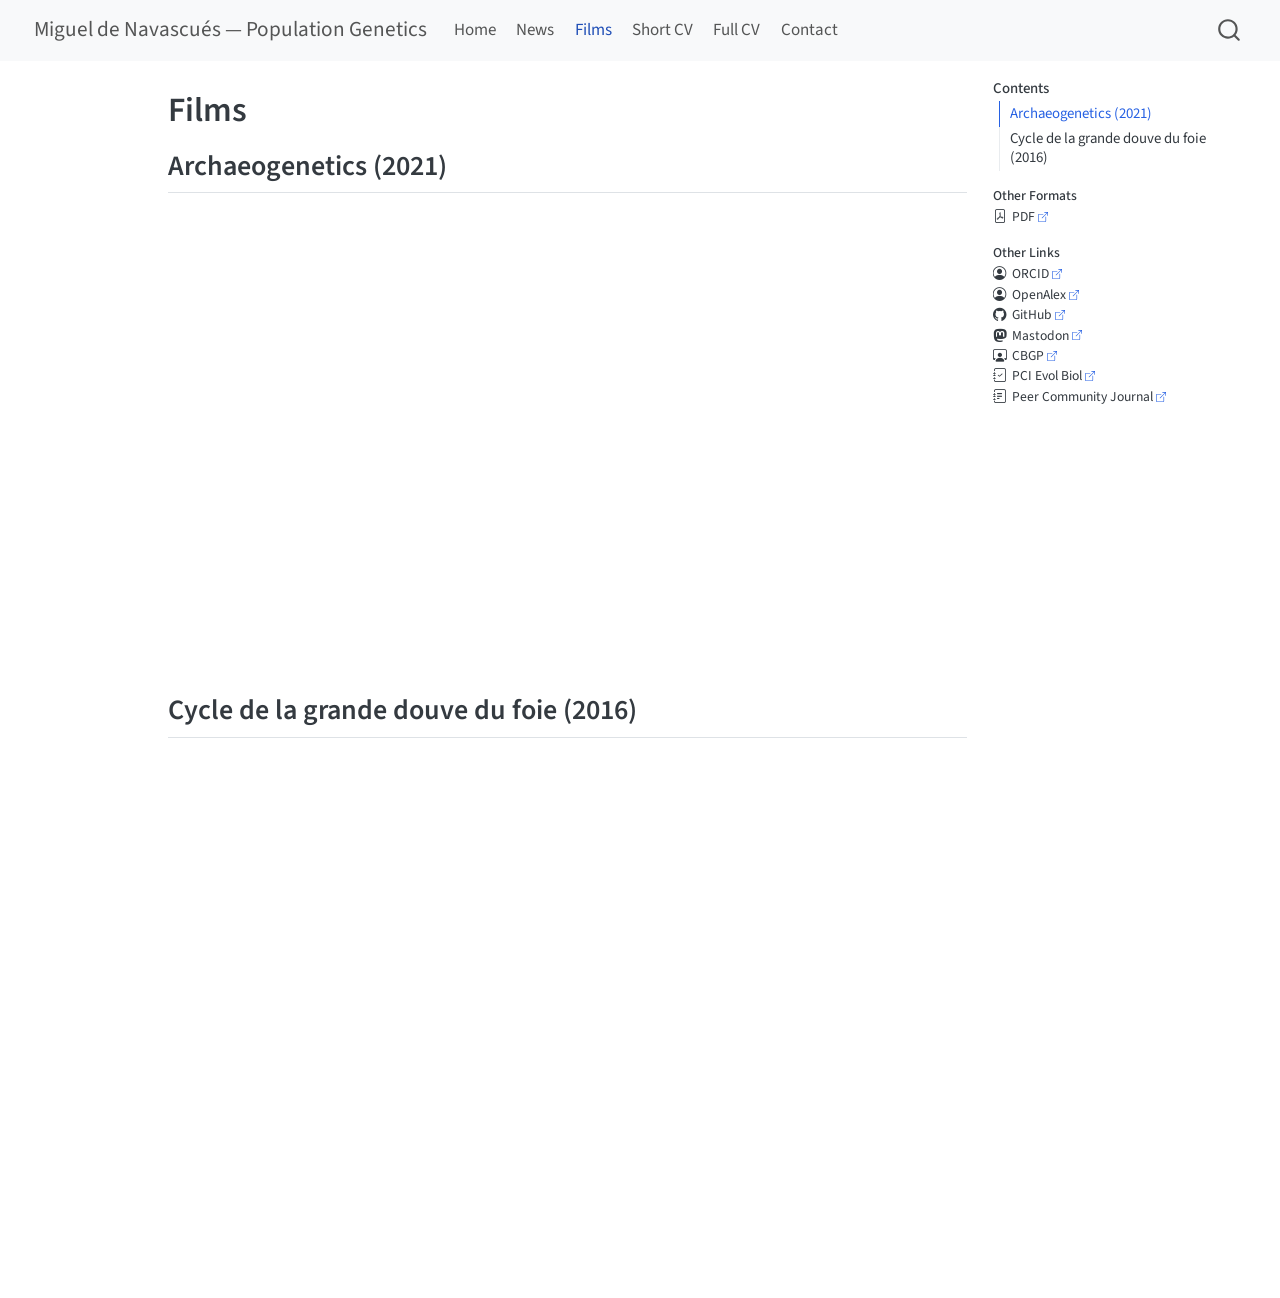
<file: Films.html>
<!DOCTYPE html>
<html xmlns="http://www.w3.org/1999/xhtml" lang="en" xml:lang="en"><head>

<meta charset="utf-8">
<meta name="generator" content="quarto-1.8.25">

<meta name="viewport" content="width=device-width, initial-scale=1.0, user-scalable=yes">


<title>Films – Miguel de Navascués — Population Genetics</title>
<style>
code{white-space: pre-wrap;}
span.smallcaps{font-variant: small-caps;}
div.columns{display: flex; gap: min(4vw, 1.5em);}
div.column{flex: auto; overflow-x: auto;}
div.hanging-indent{margin-left: 1.5em; text-indent: -1.5em;}
ul.task-list{list-style: none;}
ul.task-list li input[type="checkbox"] {
  width: 0.8em;
  margin: 0 0.8em 0.2em -1em; /* quarto-specific, see https://github.com/quarto-dev/quarto-cli/issues/4556 */ 
  vertical-align: middle;
}
</style>


<script src="site_libs/quarto-nav/quarto-nav.js"></script>
<script src="site_libs/quarto-nav/headroom.min.js"></script>
<script src="site_libs/clipboard/clipboard.min.js"></script>
<script src="site_libs/quarto-search/autocomplete.umd.js"></script>
<script src="site_libs/quarto-search/fuse.min.js"></script>
<script src="site_libs/quarto-search/quarto-search.js"></script>
<meta name="quarto:offset" content="./">
<script src="site_libs/quarto-html/quarto.js" type="module"></script>
<script src="site_libs/quarto-html/tabsets/tabsets.js" type="module"></script>
<script src="site_libs/quarto-html/axe/axe-check.js" type="module"></script>
<script src="site_libs/quarto-html/popper.min.js"></script>
<script src="site_libs/quarto-html/tippy.umd.min.js"></script>
<script src="site_libs/quarto-html/anchor.min.js"></script>
<link href="site_libs/quarto-html/tippy.css" rel="stylesheet">
<link href="site_libs/quarto-html/quarto-syntax-highlighting-7b89279ff1a6dce999919e0e67d4d9ec.css" rel="stylesheet" id="quarto-text-highlighting-styles">
<script src="site_libs/bootstrap/bootstrap.min.js"></script>
<link href="site_libs/bootstrap/bootstrap-icons.css" rel="stylesheet">
<link href="site_libs/bootstrap/bootstrap-b5bdf136522145a1bcc2eb35951745d0.min.css" rel="stylesheet" append-hash="true" id="quarto-bootstrap" data-mode="light">
<script id="quarto-search-options" type="application/json">{
  "location": "navbar",
  "copy-button": false,
  "collapse-after": 3,
  "panel-placement": "end",
  "type": "overlay",
  "limit": 50,
  "keyboard-shortcut": [
    "f",
    "/",
    "s"
  ],
  "show-item-context": false,
  "language": {
    "search-no-results-text": "No results",
    "search-matching-documents-text": "matching documents",
    "search-copy-link-title": "Copy link to search",
    "search-hide-matches-text": "Hide additional matches",
    "search-more-match-text": "more match in this document",
    "search-more-matches-text": "more matches in this document",
    "search-clear-button-title": "Clear",
    "search-text-placeholder": "",
    "search-detached-cancel-button-title": "Cancel",
    "search-submit-button-title": "Submit",
    "search-label": "Search"
  }
}</script>


<link rel="stylesheet" href="styles.css">
</head>

<body class="nav-fixed quarto-light">

<div id="quarto-search-results"></div>
  <header id="quarto-header" class="headroom fixed-top">
    <nav class="navbar navbar-expand-lg " data-bs-theme="dark">
      <div class="navbar-container container-fluid">
      <div class="navbar-brand-container mx-auto">
    <a href="./index.html" class="navbar-brand navbar-brand-logo">
    </a>
    <a class="navbar-brand" href="./index.html">
    <span class="navbar-title">Miguel de Navascués — Population Genetics</span>
    </a>
  </div>
            <div id="quarto-search" class="" title="Search"></div>
          <button class="navbar-toggler" type="button" data-bs-toggle="collapse" data-bs-target="#navbarCollapse" aria-controls="navbarCollapse" role="menu" aria-expanded="false" aria-label="Toggle navigation" onclick="if (window.quartoToggleHeadroom) { window.quartoToggleHeadroom(); }">
  <span class="navbar-toggler-icon"></span>
</button>
          <div class="collapse navbar-collapse" id="navbarCollapse">
            <ul class="navbar-nav navbar-nav-scroll me-auto">
  <li class="nav-item">
    <a class="nav-link" href="./index.html"> 
<span class="menu-text">Home</span></a>
  </li>  
  <li class="nav-item">
    <a class="nav-link" href="./News.html"> 
<span class="menu-text">News</span></a>
  </li>  
  <li class="nav-item">
    <a class="nav-link active" href="./Films.html" aria-current="page"> 
<span class="menu-text">Films</span></a>
  </li>  
  <li class="nav-item">
    <a class="nav-link" href="./ShortCV.html"> 
<span class="menu-text">Short CV</span></a>
  </li>  
  <li class="nav-item">
    <a class="nav-link" href="./FullCV.html"> 
<span class="menu-text">Full CV</span></a>
  </li>  
  <li class="nav-item">
    <a class="nav-link" href="./Contact.html"> 
<span class="menu-text">Contact</span></a>
  </li>  
</ul>
          </div> <!-- /navcollapse -->
            <div class="quarto-navbar-tools">
</div>
      </div> <!-- /container-fluid -->
    </nav>
</header>
<!-- content -->
<div id="quarto-content" class="quarto-container page-columns page-rows-contents page-layout-article page-navbar">
<!-- sidebar -->
<!-- margin-sidebar -->
    <div id="quarto-margin-sidebar" class="sidebar margin-sidebar">
        <nav id="TOC" role="doc-toc" class="toc-active">
    <h2 id="toc-title">Contents</h2>
   
  <ul>
  <li><a href="#archaeogenetics-2021" id="toc-archaeogenetics-2021" class="nav-link active" data-scroll-target="#archaeogenetics-2021">Archaeogenetics (2021)</a></li>
  <li><a href="#cycle-de-la-grande-douve-du-foie-2016" id="toc-cycle-de-la-grande-douve-du-foie-2016" class="nav-link" data-scroll-target="#cycle-de-la-grande-douve-du-foie-2016">Cycle de la grande douve du foie (2016)</a></li>
  </ul>
<div class="quarto-alternate-formats"><h2>Other Formats</h2><ul><li><a href="Films.pdf"><i class="bi bi-file-pdf"></i>PDF</a></li></ul></div><div class="quarto-other-links"><h2>Other Links</h2><ul><li><a href="http://orcid.org/0000-0001-8342-6047"><i class="bi bi-person-circle"></i>ORCID</a></li><li><a href="https://openalex.org/authors/a5008213968"><i class="bi bi-person-circle"></i>OpenAlex</a></li><li><a href="https://github.com/mnavascues"><i class="bi bi-github"></i>GitHub</a></li><li><a href="https://mastodon.online/@Miguel_de_Navascues"><i class="bi bi-mastodon"></i>Mastodon</a></li><li><a href="https://umr-cbgp.fr/membre/de-navascues/"><i class="bi bi-person-workspace"></i>CBGP</a></li><li><a href="https://evolbiol.peercommunityin.org/"><i class="bi bi-journal-check"></i>PCI Evol Biol</a></li><li><a href="https://peercommunityjournal.org/"><i class="bi bi-journal-text"></i>Peer Community Journal</a></li></ul></div></nav>
    </div>
<!-- main -->
<main class="content" id="quarto-document-content">

<header id="title-block-header" class="quarto-title-block default">
<div class="quarto-title">
<h1 class="title">Films</h1>
</div>



<div class="quarto-title-meta">

    
  
    
  </div>
  


</header>


<section id="archaeogenetics-2021" class="level2">
<h2 class="anchored" data-anchor-id="archaeogenetics-2021">Archaeogenetics (2021)</h2>
<div class="quarto-video ratio ratio-16x9"><iframe data-external="1" src="https://www.youtube.com/embed/iSY5_1gzFKc?si=xC5nQiQIzSyVeKlo" title="" frameborder="0" allow="accelerometer; autoplay; clipboard-write; encrypted-media; gyroscope; picture-in-picture" allowfullscreen=""></iframe></div>
</section>
<section id="cycle-de-la-grande-douve-du-foie-2016" class="level2">
<h2 class="anchored" data-anchor-id="cycle-de-la-grande-douve-du-foie-2016">Cycle de la grande douve du foie (2016)</h2>
<div class="quarto-video ratio ratio-16x9"><iframe data-external="1" src="https://www.youtube.com/embed/oUHynn4fS-s?si=1HvXEHA6ehxe9pqv" title="" frameborder="0" allow="accelerometer; autoplay; clipboard-write; encrypted-media; gyroscope; picture-in-picture" allowfullscreen=""></iframe></div>


</section>

</main> <!-- /main -->
<script id="quarto-html-after-body" type="application/javascript">
  window.document.addEventListener("DOMContentLoaded", function (event) {
    const icon = "";
    const anchorJS = new window.AnchorJS();
    anchorJS.options = {
      placement: 'right',
      icon: icon
    };
    anchorJS.add('.anchored');
    const isCodeAnnotation = (el) => {
      for (const clz of el.classList) {
        if (clz.startsWith('code-annotation-')) {                     
          return true;
        }
      }
      return false;
    }
    const onCopySuccess = function(e) {
      // button target
      const button = e.trigger;
      // don't keep focus
      button.blur();
      // flash "checked"
      button.classList.add('code-copy-button-checked');
      var currentTitle = button.getAttribute("title");
      button.setAttribute("title", "Copied!");
      let tooltip;
      if (window.bootstrap) {
        button.setAttribute("data-bs-toggle", "tooltip");
        button.setAttribute("data-bs-placement", "left");
        button.setAttribute("data-bs-title", "Copied!");
        tooltip = new bootstrap.Tooltip(button, 
          { trigger: "manual", 
            customClass: "code-copy-button-tooltip",
            offset: [0, -8]});
        tooltip.show();    
      }
      setTimeout(function() {
        if (tooltip) {
          tooltip.hide();
          button.removeAttribute("data-bs-title");
          button.removeAttribute("data-bs-toggle");
          button.removeAttribute("data-bs-placement");
        }
        button.setAttribute("title", currentTitle);
        button.classList.remove('code-copy-button-checked');
      }, 1000);
      // clear code selection
      e.clearSelection();
    }
    const getTextToCopy = function(trigger) {
      const outerScaffold = trigger.parentElement.cloneNode(true);
      const codeEl = outerScaffold.querySelector('code');
      for (const childEl of codeEl.children) {
        if (isCodeAnnotation(childEl)) {
          childEl.remove();
        }
      }
      return codeEl.innerText;
    }
    const clipboard = new window.ClipboardJS('.code-copy-button:not([data-in-quarto-modal])', {
      text: getTextToCopy
    });
    clipboard.on('success', onCopySuccess);
    if (window.document.getElementById('quarto-embedded-source-code-modal')) {
      const clipboardModal = new window.ClipboardJS('.code-copy-button[data-in-quarto-modal]', {
        text: getTextToCopy,
        container: window.document.getElementById('quarto-embedded-source-code-modal')
      });
      clipboardModal.on('success', onCopySuccess);
    }
      var localhostRegex = new RegExp(/^(?:http|https):\/\/localhost\:?[0-9]*\//);
      var mailtoRegex = new RegExp(/^mailto:/);
        var filterRegex = new RegExp("https:\/\/mnavascues\.github\.io\/Website\/");
      var isInternal = (href) => {
          return filterRegex.test(href) || localhostRegex.test(href) || mailtoRegex.test(href);
      }
      // Inspect non-navigation links and adorn them if external
     var links = window.document.querySelectorAll('a[href]:not(.nav-link):not(.navbar-brand):not(.toc-action):not(.sidebar-link):not(.sidebar-item-toggle):not(.pagination-link):not(.no-external):not([aria-hidden]):not(.dropdown-item):not(.quarto-navigation-tool):not(.about-link)');
      for (var i=0; i<links.length; i++) {
        const link = links[i];
        if (!isInternal(link.href)) {
          // undo the damage that might have been done by quarto-nav.js in the case of
          // links that we want to consider external
          if (link.dataset.originalHref !== undefined) {
            link.href = link.dataset.originalHref;
          }
            // target, if specified
            link.setAttribute("target", "_blank");
            if (link.getAttribute("rel") === null) {
              link.setAttribute("rel", "noopener");
            }
            // default icon
            link.classList.add("external");
        }
      }
    function tippyHover(el, contentFn, onTriggerFn, onUntriggerFn) {
      const config = {
        allowHTML: true,
        maxWidth: 500,
        delay: 100,
        arrow: false,
        appendTo: function(el) {
            return el.parentElement;
        },
        interactive: true,
        interactiveBorder: 10,
        theme: 'quarto',
        placement: 'bottom-start',
      };
      if (contentFn) {
        config.content = contentFn;
      }
      if (onTriggerFn) {
        config.onTrigger = onTriggerFn;
      }
      if (onUntriggerFn) {
        config.onUntrigger = onUntriggerFn;
      }
      window.tippy(el, config); 
    }
    const noterefs = window.document.querySelectorAll('a[role="doc-noteref"]');
    for (var i=0; i<noterefs.length; i++) {
      const ref = noterefs[i];
      tippyHover(ref, function() {
        // use id or data attribute instead here
        let href = ref.getAttribute('data-footnote-href') || ref.getAttribute('href');
        try { href = new URL(href).hash; } catch {}
        const id = href.replace(/^#\/?/, "");
        const note = window.document.getElementById(id);
        if (note) {
          return note.innerHTML;
        } else {
          return "";
        }
      });
    }
    const xrefs = window.document.querySelectorAll('a.quarto-xref');
    const processXRef = (id, note) => {
      // Strip column container classes
      const stripColumnClz = (el) => {
        el.classList.remove("page-full", "page-columns");
        if (el.children) {
          for (const child of el.children) {
            stripColumnClz(child);
          }
        }
      }
      stripColumnClz(note)
      if (id === null || id.startsWith('sec-')) {
        // Special case sections, only their first couple elements
        const container = document.createElement("div");
        if (note.children && note.children.length > 2) {
          container.appendChild(note.children[0].cloneNode(true));
          for (let i = 1; i < note.children.length; i++) {
            const child = note.children[i];
            if (child.tagName === "P" && child.innerText === "") {
              continue;
            } else {
              container.appendChild(child.cloneNode(true));
              break;
            }
          }
          if (window.Quarto?.typesetMath) {
            window.Quarto.typesetMath(container);
          }
          return container.innerHTML
        } else {
          if (window.Quarto?.typesetMath) {
            window.Quarto.typesetMath(note);
          }
          return note.innerHTML;
        }
      } else {
        // Remove any anchor links if they are present
        const anchorLink = note.querySelector('a.anchorjs-link');
        if (anchorLink) {
          anchorLink.remove();
        }
        if (window.Quarto?.typesetMath) {
          window.Quarto.typesetMath(note);
        }
        if (note.classList.contains("callout")) {
          return note.outerHTML;
        } else {
          return note.innerHTML;
        }
      }
    }
    for (var i=0; i<xrefs.length; i++) {
      const xref = xrefs[i];
      tippyHover(xref, undefined, function(instance) {
        instance.disable();
        let url = xref.getAttribute('href');
        let hash = undefined; 
        if (url.startsWith('#')) {
          hash = url;
        } else {
          try { hash = new URL(url).hash; } catch {}
        }
        if (hash) {
          const id = hash.replace(/^#\/?/, "");
          const note = window.document.getElementById(id);
          if (note !== null) {
            try {
              const html = processXRef(id, note.cloneNode(true));
              instance.setContent(html);
            } finally {
              instance.enable();
              instance.show();
            }
          } else {
            // See if we can fetch this
            fetch(url.split('#')[0])
            .then(res => res.text())
            .then(html => {
              const parser = new DOMParser();
              const htmlDoc = parser.parseFromString(html, "text/html");
              const note = htmlDoc.getElementById(id);
              if (note !== null) {
                const html = processXRef(id, note);
                instance.setContent(html);
              } 
            }).finally(() => {
              instance.enable();
              instance.show();
            });
          }
        } else {
          // See if we can fetch a full url (with no hash to target)
          // This is a special case and we should probably do some content thinning / targeting
          fetch(url)
          .then(res => res.text())
          .then(html => {
            const parser = new DOMParser();
            const htmlDoc = parser.parseFromString(html, "text/html");
            const note = htmlDoc.querySelector('main.content');
            if (note !== null) {
              // This should only happen for chapter cross references
              // (since there is no id in the URL)
              // remove the first header
              if (note.children.length > 0 && note.children[0].tagName === "HEADER") {
                note.children[0].remove();
              }
              const html = processXRef(null, note);
              instance.setContent(html);
            } 
          }).finally(() => {
            instance.enable();
            instance.show();
          });
        }
      }, function(instance) {
      });
    }
        let selectedAnnoteEl;
        const selectorForAnnotation = ( cell, annotation) => {
          let cellAttr = 'data-code-cell="' + cell + '"';
          let lineAttr = 'data-code-annotation="' +  annotation + '"';
          const selector = 'span[' + cellAttr + '][' + lineAttr + ']';
          return selector;
        }
        const selectCodeLines = (annoteEl) => {
          const doc = window.document;
          const targetCell = annoteEl.getAttribute("data-target-cell");
          const targetAnnotation = annoteEl.getAttribute("data-target-annotation");
          const annoteSpan = window.document.querySelector(selectorForAnnotation(targetCell, targetAnnotation));
          const lines = annoteSpan.getAttribute("data-code-lines").split(",");
          const lineIds = lines.map((line) => {
            return targetCell + "-" + line;
          })
          let top = null;
          let height = null;
          let parent = null;
          if (lineIds.length > 0) {
              //compute the position of the single el (top and bottom and make a div)
              const el = window.document.getElementById(lineIds[0]);
              top = el.offsetTop;
              height = el.offsetHeight;
              parent = el.parentElement.parentElement;
            if (lineIds.length > 1) {
              const lastEl = window.document.getElementById(lineIds[lineIds.length - 1]);
              const bottom = lastEl.offsetTop + lastEl.offsetHeight;
              height = bottom - top;
            }
            if (top !== null && height !== null && parent !== null) {
              // cook up a div (if necessary) and position it 
              let div = window.document.getElementById("code-annotation-line-highlight");
              if (div === null) {
                div = window.document.createElement("div");
                div.setAttribute("id", "code-annotation-line-highlight");
                div.style.position = 'absolute';
                parent.appendChild(div);
              }
              div.style.top = top - 2 + "px";
              div.style.height = height + 4 + "px";
              div.style.left = 0;
              let gutterDiv = window.document.getElementById("code-annotation-line-highlight-gutter");
              if (gutterDiv === null) {
                gutterDiv = window.document.createElement("div");
                gutterDiv.setAttribute("id", "code-annotation-line-highlight-gutter");
                gutterDiv.style.position = 'absolute';
                const codeCell = window.document.getElementById(targetCell);
                const gutter = codeCell.querySelector('.code-annotation-gutter');
                gutter.appendChild(gutterDiv);
              }
              gutterDiv.style.top = top - 2 + "px";
              gutterDiv.style.height = height + 4 + "px";
            }
            selectedAnnoteEl = annoteEl;
          }
        };
        const unselectCodeLines = () => {
          const elementsIds = ["code-annotation-line-highlight", "code-annotation-line-highlight-gutter"];
          elementsIds.forEach((elId) => {
            const div = window.document.getElementById(elId);
            if (div) {
              div.remove();
            }
          });
          selectedAnnoteEl = undefined;
        };
          // Handle positioning of the toggle
      window.addEventListener(
        "resize",
        throttle(() => {
          elRect = undefined;
          if (selectedAnnoteEl) {
            selectCodeLines(selectedAnnoteEl);
          }
        }, 10)
      );
      function throttle(fn, ms) {
      let throttle = false;
      let timer;
        return (...args) => {
          if(!throttle) { // first call gets through
              fn.apply(this, args);
              throttle = true;
          } else { // all the others get throttled
              if(timer) clearTimeout(timer); // cancel #2
              timer = setTimeout(() => {
                fn.apply(this, args);
                timer = throttle = false;
              }, ms);
          }
        };
      }
        // Attach click handler to the DT
        const annoteDls = window.document.querySelectorAll('dt[data-target-cell]');
        for (const annoteDlNode of annoteDls) {
          annoteDlNode.addEventListener('click', (event) => {
            const clickedEl = event.target;
            if (clickedEl !== selectedAnnoteEl) {
              unselectCodeLines();
              const activeEl = window.document.querySelector('dt[data-target-cell].code-annotation-active');
              if (activeEl) {
                activeEl.classList.remove('code-annotation-active');
              }
              selectCodeLines(clickedEl);
              clickedEl.classList.add('code-annotation-active');
            } else {
              // Unselect the line
              unselectCodeLines();
              clickedEl.classList.remove('code-annotation-active');
            }
          });
        }
    const findCites = (el) => {
      const parentEl = el.parentElement;
      if (parentEl) {
        const cites = parentEl.dataset.cites;
        if (cites) {
          return {
            el,
            cites: cites.split(' ')
          };
        } else {
          return findCites(el.parentElement)
        }
      } else {
        return undefined;
      }
    };
    var bibliorefs = window.document.querySelectorAll('a[role="doc-biblioref"]');
    for (var i=0; i<bibliorefs.length; i++) {
      const ref = bibliorefs[i];
      const citeInfo = findCites(ref);
      if (citeInfo) {
        tippyHover(citeInfo.el, function() {
          var popup = window.document.createElement('div');
          citeInfo.cites.forEach(function(cite) {
            var citeDiv = window.document.createElement('div');
            citeDiv.classList.add('hanging-indent');
            citeDiv.classList.add('csl-entry');
            var biblioDiv = window.document.getElementById('ref-' + cite);
            if (biblioDiv) {
              citeDiv.innerHTML = biblioDiv.innerHTML;
            }
            popup.appendChild(citeDiv);
          });
          return popup.innerHTML;
        });
      }
    }
  });
  </script>
</div> <!-- /content -->




</body></html>
</file>
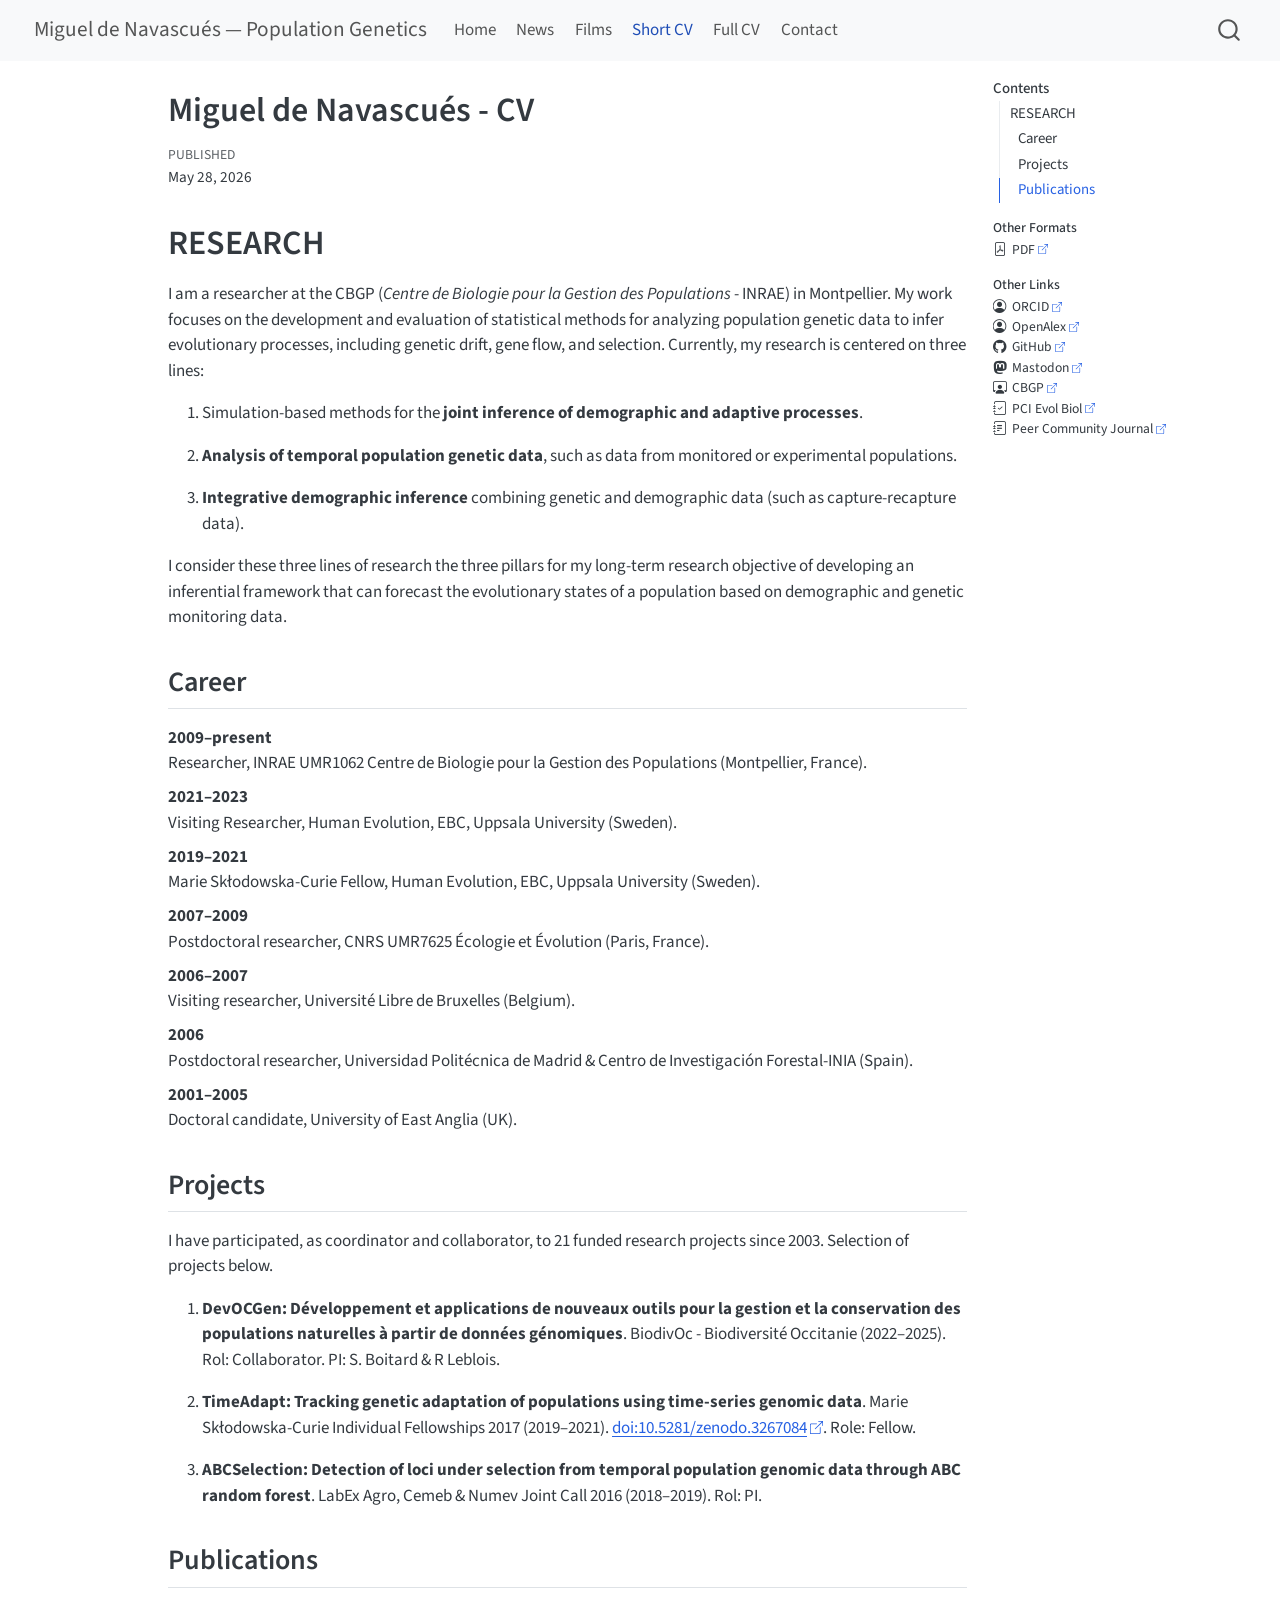
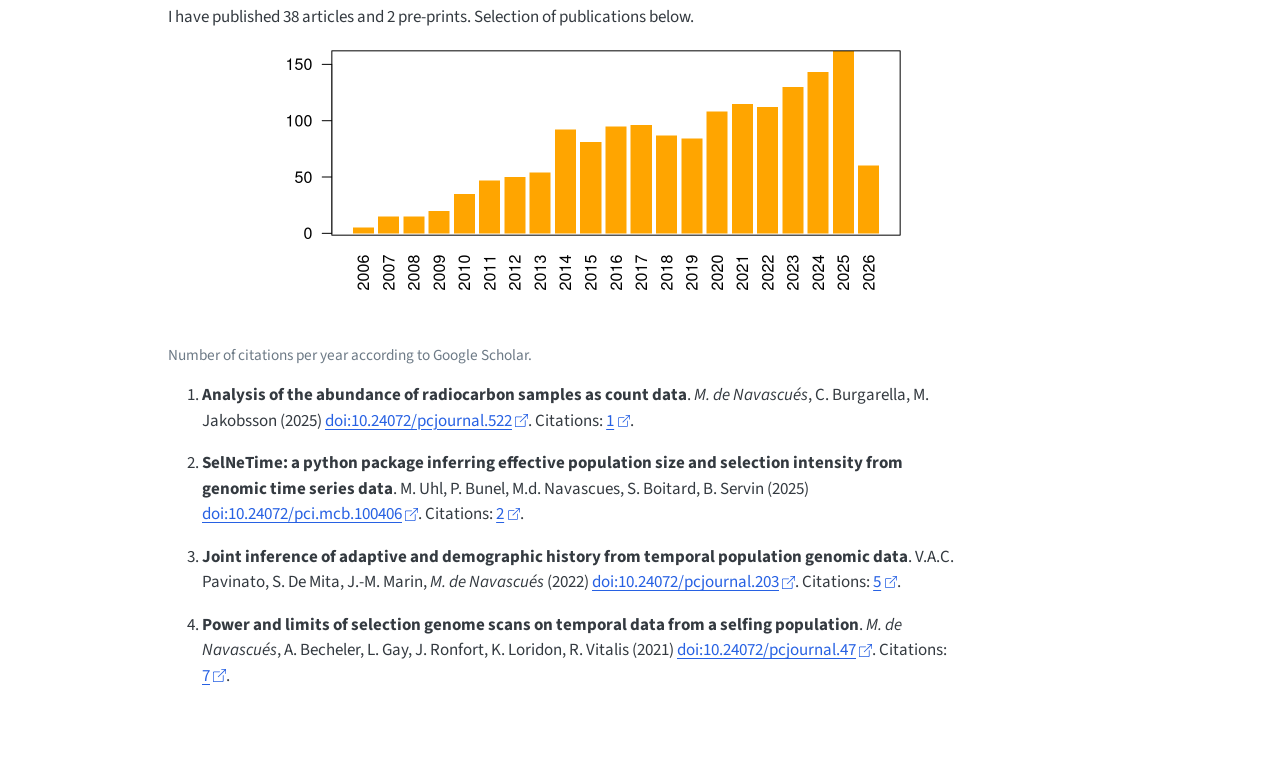
<file: ShortCV.html>
<!DOCTYPE html>
<html xmlns="http://www.w3.org/1999/xhtml" lang="en" xml:lang="en"><head>

<meta charset="utf-8">
<meta name="generator" content="quarto-1.8.25">

<meta name="viewport" content="width=device-width, initial-scale=1.0, user-scalable=yes">

<meta name="dcterms.date" content="2026-05-28">

<title>Miguel de Navascués - CV – Miguel de Navascués — Population Genetics</title>
<style>
code{white-space: pre-wrap;}
span.smallcaps{font-variant: small-caps;}
div.columns{display: flex; gap: min(4vw, 1.5em);}
div.column{flex: auto; overflow-x: auto;}
div.hanging-indent{margin-left: 1.5em; text-indent: -1.5em;}
ul.task-list{list-style: none;}
ul.task-list li input[type="checkbox"] {
  width: 0.8em;
  margin: 0 0.8em 0.2em -1em; /* quarto-specific, see https://github.com/quarto-dev/quarto-cli/issues/4556 */ 
  vertical-align: middle;
}
</style>


<script src="site_libs/quarto-nav/quarto-nav.js"></script>
<script src="site_libs/quarto-nav/headroom.min.js"></script>
<script src="site_libs/clipboard/clipboard.min.js"></script>
<script src="site_libs/quarto-search/autocomplete.umd.js"></script>
<script src="site_libs/quarto-search/fuse.min.js"></script>
<script src="site_libs/quarto-search/quarto-search.js"></script>
<meta name="quarto:offset" content="./">
<script src="site_libs/quarto-html/quarto.js" type="module"></script>
<script src="site_libs/quarto-html/tabsets/tabsets.js" type="module"></script>
<script src="site_libs/quarto-html/axe/axe-check.js" type="module"></script>
<script src="site_libs/quarto-html/popper.min.js"></script>
<script src="site_libs/quarto-html/tippy.umd.min.js"></script>
<script src="site_libs/quarto-html/anchor.min.js"></script>
<link href="site_libs/quarto-html/tippy.css" rel="stylesheet">
<link href="site_libs/quarto-html/quarto-syntax-highlighting-7b89279ff1a6dce999919e0e67d4d9ec.css" rel="stylesheet" id="quarto-text-highlighting-styles">
<script src="site_libs/bootstrap/bootstrap.min.js"></script>
<link href="site_libs/bootstrap/bootstrap-icons.css" rel="stylesheet">
<link href="site_libs/bootstrap/bootstrap-b5bdf136522145a1bcc2eb35951745d0.min.css" rel="stylesheet" append-hash="true" id="quarto-bootstrap" data-mode="light">
<script id="quarto-search-options" type="application/json">{
  "location": "navbar",
  "copy-button": false,
  "collapse-after": 3,
  "panel-placement": "end",
  "type": "overlay",
  "limit": 50,
  "keyboard-shortcut": [
    "f",
    "/",
    "s"
  ],
  "show-item-context": false,
  "language": {
    "search-no-results-text": "No results",
    "search-matching-documents-text": "matching documents",
    "search-copy-link-title": "Copy link to search",
    "search-hide-matches-text": "Hide additional matches",
    "search-more-match-text": "more match in this document",
    "search-more-matches-text": "more matches in this document",
    "search-clear-button-title": "Clear",
    "search-text-placeholder": "",
    "search-detached-cancel-button-title": "Cancel",
    "search-submit-button-title": "Submit",
    "search-label": "Search"
  }
}</script>


<link rel="stylesheet" href="styles.css">
</head>

<body class="nav-fixed quarto-light">

<div id="quarto-search-results"></div>
  <header id="quarto-header" class="headroom fixed-top">
    <nav class="navbar navbar-expand-lg " data-bs-theme="dark">
      <div class="navbar-container container-fluid">
      <div class="navbar-brand-container mx-auto">
    <a href="./index.html" class="navbar-brand navbar-brand-logo">
    </a>
    <a class="navbar-brand" href="./index.html">
    <span class="navbar-title">Miguel de Navascués — Population Genetics</span>
    </a>
  </div>
            <div id="quarto-search" class="" title="Search"></div>
          <button class="navbar-toggler" type="button" data-bs-toggle="collapse" data-bs-target="#navbarCollapse" aria-controls="navbarCollapse" role="menu" aria-expanded="false" aria-label="Toggle navigation" onclick="if (window.quartoToggleHeadroom) { window.quartoToggleHeadroom(); }">
  <span class="navbar-toggler-icon"></span>
</button>
          <div class="collapse navbar-collapse" id="navbarCollapse">
            <ul class="navbar-nav navbar-nav-scroll me-auto">
  <li class="nav-item">
    <a class="nav-link" href="./index.html"> 
<span class="menu-text">Home</span></a>
  </li>  
  <li class="nav-item">
    <a class="nav-link" href="./News.html"> 
<span class="menu-text">News</span></a>
  </li>  
  <li class="nav-item">
    <a class="nav-link" href="./Films.html"> 
<span class="menu-text">Films</span></a>
  </li>  
  <li class="nav-item">
    <a class="nav-link active" href="./ShortCV.html" aria-current="page"> 
<span class="menu-text">Short CV</span></a>
  </li>  
  <li class="nav-item">
    <a class="nav-link" href="./FullCV.html"> 
<span class="menu-text">Full CV</span></a>
  </li>  
  <li class="nav-item">
    <a class="nav-link" href="./Contact.html"> 
<span class="menu-text">Contact</span></a>
  </li>  
</ul>
          </div> <!-- /navcollapse -->
            <div class="quarto-navbar-tools">
</div>
      </div> <!-- /container-fluid -->
    </nav>
</header>
<!-- content -->
<div id="quarto-content" class="quarto-container page-columns page-rows-contents page-layout-article page-navbar">
<!-- sidebar -->
<!-- margin-sidebar -->
    <div id="quarto-margin-sidebar" class="sidebar margin-sidebar">
        <nav id="TOC" role="doc-toc" class="toc-active">
    <h2 id="toc-title">Contents</h2>
   
  <ul>
  <li><a href="#research" id="toc-research" class="nav-link active" data-scroll-target="#research">RESEARCH</a>
  <ul class="collapse">
  <li><a href="#career" id="toc-career" class="nav-link" data-scroll-target="#career">Career</a></li>
  <li><a href="#projects" id="toc-projects" class="nav-link" data-scroll-target="#projects">Projects</a></li>
  <li><a href="#publications" id="toc-publications" class="nav-link" data-scroll-target="#publications">Publications</a></li>
  </ul></li>
  </ul>
<div class="quarto-alternate-formats"><h2>Other Formats</h2><ul><li><a href="ShortCV.pdf"><i class="bi bi-file-pdf"></i>PDF</a></li></ul></div><div class="quarto-other-links"><h2>Other Links</h2><ul><li><a href="http://orcid.org/0000-0001-8342-6047"><i class="bi bi-person-circle"></i>ORCID</a></li><li><a href="https://openalex.org/authors/a5008213968"><i class="bi bi-person-circle"></i>OpenAlex</a></li><li><a href="https://github.com/mnavascues"><i class="bi bi-github"></i>GitHub</a></li><li><a href="https://mastodon.online/@Miguel_de_Navascues"><i class="bi bi-mastodon"></i>Mastodon</a></li><li><a href="https://umr-cbgp.fr/membre/de-navascues/"><i class="bi bi-person-workspace"></i>CBGP</a></li><li><a href="https://evolbiol.peercommunityin.org/"><i class="bi bi-journal-check"></i>PCI Evol Biol</a></li><li><a href="https://peercommunityjournal.org/"><i class="bi bi-journal-text"></i>Peer Community Journal</a></li></ul></div></nav>
    </div>
<!-- main -->
<main class="content" id="quarto-document-content">

<header id="title-block-header" class="quarto-title-block default">
<div class="quarto-title">
<h1 class="title">Miguel de Navascués - CV</h1>
</div>



<div class="quarto-title-meta">

    
    <div>
    <div class="quarto-title-meta-heading">Published</div>
    <div class="quarto-title-meta-contents">
      <p class="date">May 28, 2026</p>
    </div>
  </div>
  
    
  </div>
  


</header>


<section id="research" class="level1">
<h1>RESEARCH</h1>
<p>I am a researcher at the CBGP (<em>Centre de Biologie pour la Gestion des Populations</em> - INRAE) in Montpellier. My work focuses on the development and evaluation of statistical methods for analyzing population genetic data to infer evolutionary processes, including genetic drift, gene flow, and selection. Currently, my research is centered on three lines:</p>
<ol type="1">
<li><p>Simulation-based methods for the <strong>joint inference of demographic and adaptive processes</strong>.</p></li>
<li><p><strong>Analysis of temporal population genetic data</strong>, such as data from monitored or experimental populations.</p></li>
<li><p><strong>Integrative demographic inference</strong> combining genetic and demographic data (such as capture-recapture data).</p></li>
</ol>
<p>I consider these three lines of research the three pillars for my long-term research objective of developing an inferential framework that can forecast the evolutionary states of a population based on demographic and genetic monitoring data.</p>
<section id="career" class="level2">
<h2 class="anchored" data-anchor-id="career">Career</h2>
<dl>
<dt>2009–present</dt>
<dd>
Researcher, INRAE UMR1062 Centre de Biologie pour la Gestion des Populations (Montpellier, France).
</dd>
<dt>2021–2023</dt>
<dd>
Visiting Researcher, Human Evolution, EBC, Uppsala University (Sweden).
</dd>
<dt>2019–2021</dt>
<dd>
Marie Skłodowska-Curie Fellow, Human Evolution, EBC, Uppsala University (Sweden).
</dd>
<dt>2007–2009</dt>
<dd>
Postdoctoral researcher, CNRS UMR7625 Écologie et Évolution (Paris, France). <!--# Équipe de Éco-évolution Matematique -->
</dd>
<dt>2006–2007</dt>
<dd>
Visiting researcher, Université Libre de Bruxelles (Belgium). <!--# 09/2006--02/2007 Service d'Éco-éthologie Évolutive -->
</dd>
<dt>2006</dt>
<dd>
Postdoctoral researcher, Universidad Politécnica de Madrid &amp; Centro de Investigación Forestal-INIA (Spain). <!--# 01--04/2006 UPM, Departamento de Silvopascicultura, Escuela Técnica Superior de Ingenieros de Montes & 05--07/2006 INIA, Unidad de Genética Forestal-->
</dd>
<dt>2001–2005</dt>
<dd>
Doctoral candidate, University of East Anglia (UK).
</dd>
</dl>
</section>
<section id="projects" class="level2">
<h2 class="anchored" data-anchor-id="projects">Projects</h2>
<p>I have participated, as coordinator and collaborator, to 21 funded research projects since 2003. Selection of projects below.</p>
<!-- Projects -->
<ol type="1">
<li><p><strong>DevOCGen: Développement et applications de nouveaux outils pour la gestion et la conservation des populations naturelles à partir de données génomiques</strong>. BiodivOc - Biodiversité Occitanie (2022–2025). Rol: Collaborator. PI: S. Boitard &amp; R Leblois. <!--329800€--></p></li>
<li><p><strong>TimeAdapt: Tracking genetic adaptation of populations using time-series genomic data</strong>. Marie Skłodowska-Curie Individual Fellowships 2017 (2019–2021). <a href="http://doi.org/10.5281/zenodo.3267084">doi:10.5281/zenodo.3267084</a>. Role: Fellow. <!-- 20000€ + 2 years salary --></p></li>
<li><p><strong>ABCSelection: Detection of loci under selection from temporal population genomic data through ABC random forest</strong>. LabEx Agro, Cemeb &amp; Numev Joint Call 2016 (2018–2019). Rol: PI. <!-- 18 months postdoc salary + 5000€ --></p></li>
</ol>
</section>
<section id="publications" class="level2">
<h2 class="anchored" data-anchor-id="publications">Publications</h2>
<p>I have published 38 articles and 2 pre-prints. Selection of publications below.</p>
<div class="cell">
<div class="cell-output-display">
<div class="quarto-figure quarto-figure-center">
<figure class="figure">
<p><img src="ShortCV_files/figure-html/unnamed-chunk-1-1.png" class="img-fluid figure-img" width="672"></p>
<figcaption>Number of citations per year according to Google Scholar.</figcaption>
</figure>
</div>
</div>
</div>
<!-- Journal Articles -->
<ol type="1">
<li><p><strong>Analysis of the abundance of radiocarbon samples as count data</strong>. <em>M. de Navascués</em>, C. Burgarella, M. Jakobsson (2025) <a href="http://doi.org/10.24072/pcjournal.522" title="Peer Community Journal">doi:10.24072/pcjournal.522</a>. Citations: <a href="https://scholar.google.com/scholar?oi=bibs&amp;hl=en&amp;cites=6335416554697072878" title="Google Scholar">1</a>.</p></li>
<li><p><strong>SelNeTime: a python package inferring effective population size and selection intensity from genomic time series data</strong>. M. Uhl, P. Bunel, M.d. Navascues, S. Boitard, B. Servin (2025) <a href="http://doi.org/10.24072/pci.mcb.100406" title="Peer Community in Computational and Mathematical Biology">doi:10.24072/pci.mcb.100406</a>. Citations: <a href="https://scholar.google.com/scholar?oi=bibs&amp;hl=en&amp;cites=16157103188008419208" title="Google Scholar">2</a>.</p></li>
<li><p><strong>Joint inference of adaptive and demographic history from temporal population genomic data</strong>. V.A.C. Pavinato, S. De Mita, J.-M. Marin, <em>M. de Navascués</em> (2022) <a href="http://doi.org/10.24072/pcjournal.203" title="Peer Community Journal">doi:10.24072/pcjournal.203</a>. Citations: <a href="https://scholar.google.com/scholar?oi=bibs&amp;hl=en&amp;cites=17903380065670066354,4708461509899767094,12483838149625383192,1298375099221973019,13875428193054698959,10469312862899947034" title="Google Scholar">5</a>.</p></li>
<li><p><strong>Power and limits of selection genome scans on temporal data from a selfing population</strong>. <em>M. de Navascués</em>, A. Becheler, L. Gay, J. Ronfort, K. Loridon, R. Vitalis (2021) <a href="http://doi.org/10.24072/pcjournal.47" title="Peer Community Journal">doi:10.24072/pcjournal.47</a>. Citations: <a href="https://scholar.google.com/scholar?oi=bibs&amp;hl=en&amp;cites=435948076720530150,10361183838878482470" title="Google Scholar">7</a>.</p></li>
</ol>


</section>
</section>

</main> <!-- /main -->
<script id="quarto-html-after-body" type="application/javascript">
  window.document.addEventListener("DOMContentLoaded", function (event) {
    const icon = "";
    const anchorJS = new window.AnchorJS();
    anchorJS.options = {
      placement: 'right',
      icon: icon
    };
    anchorJS.add('.anchored');
    const isCodeAnnotation = (el) => {
      for (const clz of el.classList) {
        if (clz.startsWith('code-annotation-')) {                     
          return true;
        }
      }
      return false;
    }
    const onCopySuccess = function(e) {
      // button target
      const button = e.trigger;
      // don't keep focus
      button.blur();
      // flash "checked"
      button.classList.add('code-copy-button-checked');
      var currentTitle = button.getAttribute("title");
      button.setAttribute("title", "Copied!");
      let tooltip;
      if (window.bootstrap) {
        button.setAttribute("data-bs-toggle", "tooltip");
        button.setAttribute("data-bs-placement", "left");
        button.setAttribute("data-bs-title", "Copied!");
        tooltip = new bootstrap.Tooltip(button, 
          { trigger: "manual", 
            customClass: "code-copy-button-tooltip",
            offset: [0, -8]});
        tooltip.show();    
      }
      setTimeout(function() {
        if (tooltip) {
          tooltip.hide();
          button.removeAttribute("data-bs-title");
          button.removeAttribute("data-bs-toggle");
          button.removeAttribute("data-bs-placement");
        }
        button.setAttribute("title", currentTitle);
        button.classList.remove('code-copy-button-checked');
      }, 1000);
      // clear code selection
      e.clearSelection();
    }
    const getTextToCopy = function(trigger) {
      const outerScaffold = trigger.parentElement.cloneNode(true);
      const codeEl = outerScaffold.querySelector('code');
      for (const childEl of codeEl.children) {
        if (isCodeAnnotation(childEl)) {
          childEl.remove();
        }
      }
      return codeEl.innerText;
    }
    const clipboard = new window.ClipboardJS('.code-copy-button:not([data-in-quarto-modal])', {
      text: getTextToCopy
    });
    clipboard.on('success', onCopySuccess);
    if (window.document.getElementById('quarto-embedded-source-code-modal')) {
      const clipboardModal = new window.ClipboardJS('.code-copy-button[data-in-quarto-modal]', {
        text: getTextToCopy,
        container: window.document.getElementById('quarto-embedded-source-code-modal')
      });
      clipboardModal.on('success', onCopySuccess);
    }
      var localhostRegex = new RegExp(/^(?:http|https):\/\/localhost\:?[0-9]*\//);
      var mailtoRegex = new RegExp(/^mailto:/);
        var filterRegex = new RegExp("https:\/\/mnavascues\.github\.io\/Website\/");
      var isInternal = (href) => {
          return filterRegex.test(href) || localhostRegex.test(href) || mailtoRegex.test(href);
      }
      // Inspect non-navigation links and adorn them if external
     var links = window.document.querySelectorAll('a[href]:not(.nav-link):not(.navbar-brand):not(.toc-action):not(.sidebar-link):not(.sidebar-item-toggle):not(.pagination-link):not(.no-external):not([aria-hidden]):not(.dropdown-item):not(.quarto-navigation-tool):not(.about-link)');
      for (var i=0; i<links.length; i++) {
        const link = links[i];
        if (!isInternal(link.href)) {
          // undo the damage that might have been done by quarto-nav.js in the case of
          // links that we want to consider external
          if (link.dataset.originalHref !== undefined) {
            link.href = link.dataset.originalHref;
          }
            // target, if specified
            link.setAttribute("target", "_blank");
            if (link.getAttribute("rel") === null) {
              link.setAttribute("rel", "noopener");
            }
            // default icon
            link.classList.add("external");
        }
      }
    function tippyHover(el, contentFn, onTriggerFn, onUntriggerFn) {
      const config = {
        allowHTML: true,
        maxWidth: 500,
        delay: 100,
        arrow: false,
        appendTo: function(el) {
            return el.parentElement;
        },
        interactive: true,
        interactiveBorder: 10,
        theme: 'quarto',
        placement: 'bottom-start',
      };
      if (contentFn) {
        config.content = contentFn;
      }
      if (onTriggerFn) {
        config.onTrigger = onTriggerFn;
      }
      if (onUntriggerFn) {
        config.onUntrigger = onUntriggerFn;
      }
      window.tippy(el, config); 
    }
    const noterefs = window.document.querySelectorAll('a[role="doc-noteref"]');
    for (var i=0; i<noterefs.length; i++) {
      const ref = noterefs[i];
      tippyHover(ref, function() {
        // use id or data attribute instead here
        let href = ref.getAttribute('data-footnote-href') || ref.getAttribute('href');
        try { href = new URL(href).hash; } catch {}
        const id = href.replace(/^#\/?/, "");
        const note = window.document.getElementById(id);
        if (note) {
          return note.innerHTML;
        } else {
          return "";
        }
      });
    }
    const xrefs = window.document.querySelectorAll('a.quarto-xref');
    const processXRef = (id, note) => {
      // Strip column container classes
      const stripColumnClz = (el) => {
        el.classList.remove("page-full", "page-columns");
        if (el.children) {
          for (const child of el.children) {
            stripColumnClz(child);
          }
        }
      }
      stripColumnClz(note)
      if (id === null || id.startsWith('sec-')) {
        // Special case sections, only their first couple elements
        const container = document.createElement("div");
        if (note.children && note.children.length > 2) {
          container.appendChild(note.children[0].cloneNode(true));
          for (let i = 1; i < note.children.length; i++) {
            const child = note.children[i];
            if (child.tagName === "P" && child.innerText === "") {
              continue;
            } else {
              container.appendChild(child.cloneNode(true));
              break;
            }
          }
          if (window.Quarto?.typesetMath) {
            window.Quarto.typesetMath(container);
          }
          return container.innerHTML
        } else {
          if (window.Quarto?.typesetMath) {
            window.Quarto.typesetMath(note);
          }
          return note.innerHTML;
        }
      } else {
        // Remove any anchor links if they are present
        const anchorLink = note.querySelector('a.anchorjs-link');
        if (anchorLink) {
          anchorLink.remove();
        }
        if (window.Quarto?.typesetMath) {
          window.Quarto.typesetMath(note);
        }
        if (note.classList.contains("callout")) {
          return note.outerHTML;
        } else {
          return note.innerHTML;
        }
      }
    }
    for (var i=0; i<xrefs.length; i++) {
      const xref = xrefs[i];
      tippyHover(xref, undefined, function(instance) {
        instance.disable();
        let url = xref.getAttribute('href');
        let hash = undefined; 
        if (url.startsWith('#')) {
          hash = url;
        } else {
          try { hash = new URL(url).hash; } catch {}
        }
        if (hash) {
          const id = hash.replace(/^#\/?/, "");
          const note = window.document.getElementById(id);
          if (note !== null) {
            try {
              const html = processXRef(id, note.cloneNode(true));
              instance.setContent(html);
            } finally {
              instance.enable();
              instance.show();
            }
          } else {
            // See if we can fetch this
            fetch(url.split('#')[0])
            .then(res => res.text())
            .then(html => {
              const parser = new DOMParser();
              const htmlDoc = parser.parseFromString(html, "text/html");
              const note = htmlDoc.getElementById(id);
              if (note !== null) {
                const html = processXRef(id, note);
                instance.setContent(html);
              } 
            }).finally(() => {
              instance.enable();
              instance.show();
            });
          }
        } else {
          // See if we can fetch a full url (with no hash to target)
          // This is a special case and we should probably do some content thinning / targeting
          fetch(url)
          .then(res => res.text())
          .then(html => {
            const parser = new DOMParser();
            const htmlDoc = parser.parseFromString(html, "text/html");
            const note = htmlDoc.querySelector('main.content');
            if (note !== null) {
              // This should only happen for chapter cross references
              // (since there is no id in the URL)
              // remove the first header
              if (note.children.length > 0 && note.children[0].tagName === "HEADER") {
                note.children[0].remove();
              }
              const html = processXRef(null, note);
              instance.setContent(html);
            } 
          }).finally(() => {
            instance.enable();
            instance.show();
          });
        }
      }, function(instance) {
      });
    }
        let selectedAnnoteEl;
        const selectorForAnnotation = ( cell, annotation) => {
          let cellAttr = 'data-code-cell="' + cell + '"';
          let lineAttr = 'data-code-annotation="' +  annotation + '"';
          const selector = 'span[' + cellAttr + '][' + lineAttr + ']';
          return selector;
        }
        const selectCodeLines = (annoteEl) => {
          const doc = window.document;
          const targetCell = annoteEl.getAttribute("data-target-cell");
          const targetAnnotation = annoteEl.getAttribute("data-target-annotation");
          const annoteSpan = window.document.querySelector(selectorForAnnotation(targetCell, targetAnnotation));
          const lines = annoteSpan.getAttribute("data-code-lines").split(",");
          const lineIds = lines.map((line) => {
            return targetCell + "-" + line;
          })
          let top = null;
          let height = null;
          let parent = null;
          if (lineIds.length > 0) {
              //compute the position of the single el (top and bottom and make a div)
              const el = window.document.getElementById(lineIds[0]);
              top = el.offsetTop;
              height = el.offsetHeight;
              parent = el.parentElement.parentElement;
            if (lineIds.length > 1) {
              const lastEl = window.document.getElementById(lineIds[lineIds.length - 1]);
              const bottom = lastEl.offsetTop + lastEl.offsetHeight;
              height = bottom - top;
            }
            if (top !== null && height !== null && parent !== null) {
              // cook up a div (if necessary) and position it 
              let div = window.document.getElementById("code-annotation-line-highlight");
              if (div === null) {
                div = window.document.createElement("div");
                div.setAttribute("id", "code-annotation-line-highlight");
                div.style.position = 'absolute';
                parent.appendChild(div);
              }
              div.style.top = top - 2 + "px";
              div.style.height = height + 4 + "px";
              div.style.left = 0;
              let gutterDiv = window.document.getElementById("code-annotation-line-highlight-gutter");
              if (gutterDiv === null) {
                gutterDiv = window.document.createElement("div");
                gutterDiv.setAttribute("id", "code-annotation-line-highlight-gutter");
                gutterDiv.style.position = 'absolute';
                const codeCell = window.document.getElementById(targetCell);
                const gutter = codeCell.querySelector('.code-annotation-gutter');
                gutter.appendChild(gutterDiv);
              }
              gutterDiv.style.top = top - 2 + "px";
              gutterDiv.style.height = height + 4 + "px";
            }
            selectedAnnoteEl = annoteEl;
          }
        };
        const unselectCodeLines = () => {
          const elementsIds = ["code-annotation-line-highlight", "code-annotation-line-highlight-gutter"];
          elementsIds.forEach((elId) => {
            const div = window.document.getElementById(elId);
            if (div) {
              div.remove();
            }
          });
          selectedAnnoteEl = undefined;
        };
          // Handle positioning of the toggle
      window.addEventListener(
        "resize",
        throttle(() => {
          elRect = undefined;
          if (selectedAnnoteEl) {
            selectCodeLines(selectedAnnoteEl);
          }
        }, 10)
      );
      function throttle(fn, ms) {
      let throttle = false;
      let timer;
        return (...args) => {
          if(!throttle) { // first call gets through
              fn.apply(this, args);
              throttle = true;
          } else { // all the others get throttled
              if(timer) clearTimeout(timer); // cancel #2
              timer = setTimeout(() => {
                fn.apply(this, args);
                timer = throttle = false;
              }, ms);
          }
        };
      }
        // Attach click handler to the DT
        const annoteDls = window.document.querySelectorAll('dt[data-target-cell]');
        for (const annoteDlNode of annoteDls) {
          annoteDlNode.addEventListener('click', (event) => {
            const clickedEl = event.target;
            if (clickedEl !== selectedAnnoteEl) {
              unselectCodeLines();
              const activeEl = window.document.querySelector('dt[data-target-cell].code-annotation-active');
              if (activeEl) {
                activeEl.classList.remove('code-annotation-active');
              }
              selectCodeLines(clickedEl);
              clickedEl.classList.add('code-annotation-active');
            } else {
              // Unselect the line
              unselectCodeLines();
              clickedEl.classList.remove('code-annotation-active');
            }
          });
        }
    const findCites = (el) => {
      const parentEl = el.parentElement;
      if (parentEl) {
        const cites = parentEl.dataset.cites;
        if (cites) {
          return {
            el,
            cites: cites.split(' ')
          };
        } else {
          return findCites(el.parentElement)
        }
      } else {
        return undefined;
      }
    };
    var bibliorefs = window.document.querySelectorAll('a[role="doc-biblioref"]');
    for (var i=0; i<bibliorefs.length; i++) {
      const ref = bibliorefs[i];
      const citeInfo = findCites(ref);
      if (citeInfo) {
        tippyHover(citeInfo.el, function() {
          var popup = window.document.createElement('div');
          citeInfo.cites.forEach(function(cite) {
            var citeDiv = window.document.createElement('div');
            citeDiv.classList.add('hanging-indent');
            citeDiv.classList.add('csl-entry');
            var biblioDiv = window.document.getElementById('ref-' + cite);
            if (biblioDiv) {
              citeDiv.innerHTML = biblioDiv.innerHTML;
            }
            popup.appendChild(citeDiv);
          });
          return popup.innerHTML;
        });
      }
    }
  });
  </script>
</div> <!-- /content -->




</body></html>
</file>
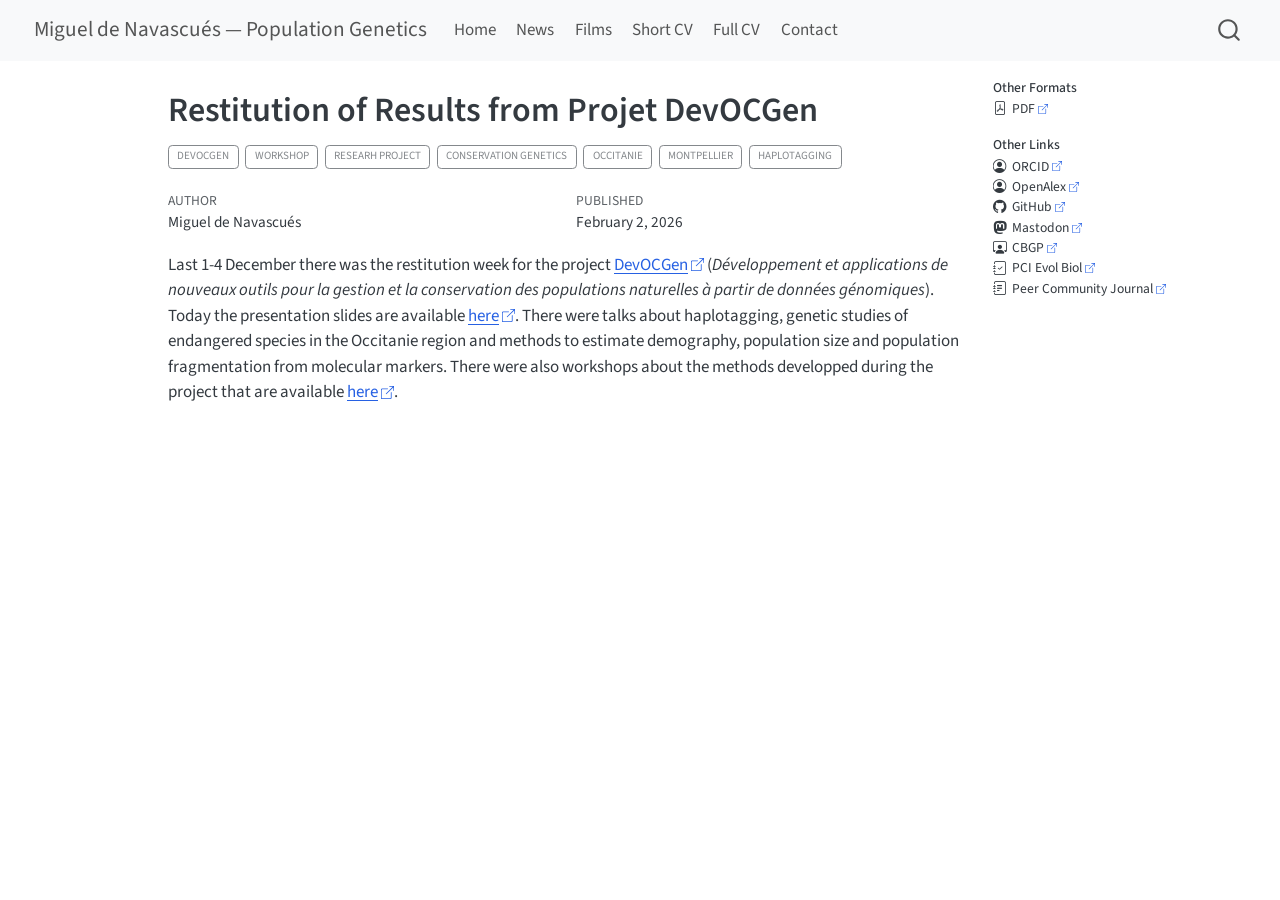
<file: posts/DEVOCGEN.html>
<!DOCTYPE html>
<html xmlns="http://www.w3.org/1999/xhtml" lang="en" xml:lang="en"><head>

<meta charset="utf-8">
<meta name="generator" content="quarto-1.8.25">

<meta name="viewport" content="width=device-width, initial-scale=1.0, user-scalable=yes">

<meta name="author" content="Miguel de Navascués">
<meta name="dcterms.date" content="2026-02-02">

<title>Restitution of Results from Projet DevOCGen – Miguel de Navascués — Population Genetics</title>
<style>
code{white-space: pre-wrap;}
span.smallcaps{font-variant: small-caps;}
div.columns{display: flex; gap: min(4vw, 1.5em);}
div.column{flex: auto; overflow-x: auto;}
div.hanging-indent{margin-left: 1.5em; text-indent: -1.5em;}
ul.task-list{list-style: none;}
ul.task-list li input[type="checkbox"] {
  width: 0.8em;
  margin: 0 0.8em 0.2em -1em; /* quarto-specific, see https://github.com/quarto-dev/quarto-cli/issues/4556 */ 
  vertical-align: middle;
}
</style>


<script src="../site_libs/quarto-nav/quarto-nav.js"></script>
<script src="../site_libs/quarto-nav/headroom.min.js"></script>
<script src="../site_libs/clipboard/clipboard.min.js"></script>
<script src="../site_libs/quarto-search/autocomplete.umd.js"></script>
<script src="../site_libs/quarto-search/fuse.min.js"></script>
<script src="../site_libs/quarto-search/quarto-search.js"></script>
<meta name="quarto:offset" content="../">
<script src="../site_libs/quarto-html/quarto.js" type="module"></script>
<script src="../site_libs/quarto-html/tabsets/tabsets.js" type="module"></script>
<script src="../site_libs/quarto-html/axe/axe-check.js" type="module"></script>
<script src="../site_libs/quarto-html/popper.min.js"></script>
<script src="../site_libs/quarto-html/tippy.umd.min.js"></script>
<script src="../site_libs/quarto-html/anchor.min.js"></script>
<link href="../site_libs/quarto-html/tippy.css" rel="stylesheet">
<link href="../site_libs/quarto-html/quarto-syntax-highlighting-7b89279ff1a6dce999919e0e67d4d9ec.css" rel="stylesheet" id="quarto-text-highlighting-styles">
<script src="../site_libs/bootstrap/bootstrap.min.js"></script>
<link href="../site_libs/bootstrap/bootstrap-icons.css" rel="stylesheet">
<link href="../site_libs/bootstrap/bootstrap-b5bdf136522145a1bcc2eb35951745d0.min.css" rel="stylesheet" append-hash="true" id="quarto-bootstrap" data-mode="light">
<script id="quarto-search-options" type="application/json">{
  "location": "navbar",
  "copy-button": false,
  "collapse-after": 3,
  "panel-placement": "end",
  "type": "overlay",
  "limit": 50,
  "keyboard-shortcut": [
    "f",
    "/",
    "s"
  ],
  "show-item-context": false,
  "language": {
    "search-no-results-text": "No results",
    "search-matching-documents-text": "matching documents",
    "search-copy-link-title": "Copy link to search",
    "search-hide-matches-text": "Hide additional matches",
    "search-more-match-text": "more match in this document",
    "search-more-matches-text": "more matches in this document",
    "search-clear-button-title": "Clear",
    "search-text-placeholder": "",
    "search-detached-cancel-button-title": "Cancel",
    "search-submit-button-title": "Submit",
    "search-label": "Search"
  }
}</script>


<link rel="stylesheet" href="../styles.css">
</head>

<body class="nav-fixed quarto-light">

<div id="quarto-search-results"></div>
  <header id="quarto-header" class="headroom fixed-top">
    <nav class="navbar navbar-expand-lg " data-bs-theme="dark">
      <div class="navbar-container container-fluid">
      <div class="navbar-brand-container mx-auto">
    <a href="../index.html" class="navbar-brand navbar-brand-logo">
    </a>
    <a class="navbar-brand" href="../index.html">
    <span class="navbar-title">Miguel de Navascués — Population Genetics</span>
    </a>
  </div>
            <div id="quarto-search" class="" title="Search"></div>
          <button class="navbar-toggler" type="button" data-bs-toggle="collapse" data-bs-target="#navbarCollapse" aria-controls="navbarCollapse" role="menu" aria-expanded="false" aria-label="Toggle navigation" onclick="if (window.quartoToggleHeadroom) { window.quartoToggleHeadroom(); }">
  <span class="navbar-toggler-icon"></span>
</button>
          <div class="collapse navbar-collapse" id="navbarCollapse">
            <ul class="navbar-nav navbar-nav-scroll me-auto">
  <li class="nav-item">
    <a class="nav-link" href="../index.html"> 
<span class="menu-text">Home</span></a>
  </li>  
  <li class="nav-item">
    <a class="nav-link" href="../News.html"> 
<span class="menu-text">News</span></a>
  </li>  
  <li class="nav-item">
    <a class="nav-link" href="../Films.html"> 
<span class="menu-text">Films</span></a>
  </li>  
  <li class="nav-item">
    <a class="nav-link" href="../ShortCV.html"> 
<span class="menu-text">Short CV</span></a>
  </li>  
  <li class="nav-item">
    <a class="nav-link" href="../FullCV.html"> 
<span class="menu-text">Full CV</span></a>
  </li>  
  <li class="nav-item">
    <a class="nav-link" href="../Contact.html"> 
<span class="menu-text">Contact</span></a>
  </li>  
</ul>
          </div> <!-- /navcollapse -->
            <div class="quarto-navbar-tools">
</div>
      </div> <!-- /container-fluid -->
    </nav>
</header>
<!-- content -->
<div id="quarto-content" class="quarto-container page-columns page-rows-contents page-layout-article page-navbar">
<!-- sidebar -->
<!-- margin-sidebar -->
    <div id="quarto-margin-sidebar" class="sidebar margin-sidebar">
        
    <div class="quarto-alternate-formats"><h2>Other Formats</h2><ul><li><a href="DEVOCGEN.pdf"><i class="bi bi-file-pdf"></i>PDF</a></li></ul></div><div class="quarto-other-links"><h2>Other Links</h2><ul><li><a href="http://orcid.org/0000-0001-8342-6047"><i class="bi bi-person-circle"></i>ORCID</a></li><li><a href="https://openalex.org/authors/a5008213968"><i class="bi bi-person-circle"></i>OpenAlex</a></li><li><a href="https://github.com/mnavascues"><i class="bi bi-github"></i>GitHub</a></li><li><a href="https://mastodon.online/@Miguel_de_Navascues"><i class="bi bi-mastodon"></i>Mastodon</a></li><li><a href="https://umr-cbgp.fr/membre/de-navascues/"><i class="bi bi-person-workspace"></i>CBGP</a></li><li><a href="https://evolbiol.peercommunityin.org/"><i class="bi bi-journal-check"></i>PCI Evol Biol</a></li><li><a href="https://peercommunityjournal.org/"><i class="bi bi-journal-text"></i>Peer Community Journal</a></li></ul></div></div>
<!-- main -->
<main class="content" id="quarto-document-content">

<header id="title-block-header" class="quarto-title-block default">
<div class="quarto-title">
<h1 class="title">Restitution of Results from Projet DevOCGen</h1>
  <div class="quarto-categories">
    <div class="quarto-category">DevOCGen</div>
    <div class="quarto-category">workshop</div>
    <div class="quarto-category">researh project</div>
    <div class="quarto-category">conservation genetics</div>
    <div class="quarto-category">Occitanie</div>
    <div class="quarto-category">Montpellier</div>
    <div class="quarto-category">haplotagging</div>
  </div>
  </div>



<div class="quarto-title-meta">

    <div>
    <div class="quarto-title-meta-heading">Author</div>
    <div class="quarto-title-meta-contents">
             <p>Miguel de Navascués </p>
          </div>
  </div>
    
    <div>
    <div class="quarto-title-meta-heading">Published</div>
    <div class="quarto-title-meta-contents">
      <p class="date">February 2, 2026</p>
    </div>
  </div>
  
    
  </div>
  


</header>


<p>Last 1-4 December there was the restitution week for the project <a href="https://biodivoc.edu.umontpellier.fr/recherche/projets-consortium/projet-de-consortium-devocgen/">DevOCGen</a> (<em>Développement et applications de nouveaux outils pour la gestion et la conservation des populations naturelles à partir de données génomiques</em>). Today the presentation slides are available <a href="https://biodivoc.edu.umontpellier.fr/recherche/projets-consortium/projet-de-consortium-devocgen/semaine-de-restitution-du-projet-devocgen/">here</a>. There were talks about haplotagging, genetic studies of endangered species in the Occitanie region and methods to estimate demography, population size and population fragmentation from molecular markers. There were also workshops about the methods developped during the project that are available <a href="https://forge.inrae.fr/devocgen/restitution_workshop">here</a>.</p>



</main> <!-- /main -->
<script id="quarto-html-after-body" type="application/javascript">
  window.document.addEventListener("DOMContentLoaded", function (event) {
    const icon = "";
    const anchorJS = new window.AnchorJS();
    anchorJS.options = {
      placement: 'right',
      icon: icon
    };
    anchorJS.add('.anchored');
    const isCodeAnnotation = (el) => {
      for (const clz of el.classList) {
        if (clz.startsWith('code-annotation-')) {                     
          return true;
        }
      }
      return false;
    }
    const onCopySuccess = function(e) {
      // button target
      const button = e.trigger;
      // don't keep focus
      button.blur();
      // flash "checked"
      button.classList.add('code-copy-button-checked');
      var currentTitle = button.getAttribute("title");
      button.setAttribute("title", "Copied!");
      let tooltip;
      if (window.bootstrap) {
        button.setAttribute("data-bs-toggle", "tooltip");
        button.setAttribute("data-bs-placement", "left");
        button.setAttribute("data-bs-title", "Copied!");
        tooltip = new bootstrap.Tooltip(button, 
          { trigger: "manual", 
            customClass: "code-copy-button-tooltip",
            offset: [0, -8]});
        tooltip.show();    
      }
      setTimeout(function() {
        if (tooltip) {
          tooltip.hide();
          button.removeAttribute("data-bs-title");
          button.removeAttribute("data-bs-toggle");
          button.removeAttribute("data-bs-placement");
        }
        button.setAttribute("title", currentTitle);
        button.classList.remove('code-copy-button-checked');
      }, 1000);
      // clear code selection
      e.clearSelection();
    }
    const getTextToCopy = function(trigger) {
      const outerScaffold = trigger.parentElement.cloneNode(true);
      const codeEl = outerScaffold.querySelector('code');
      for (const childEl of codeEl.children) {
        if (isCodeAnnotation(childEl)) {
          childEl.remove();
        }
      }
      return codeEl.innerText;
    }
    const clipboard = new window.ClipboardJS('.code-copy-button:not([data-in-quarto-modal])', {
      text: getTextToCopy
    });
    clipboard.on('success', onCopySuccess);
    if (window.document.getElementById('quarto-embedded-source-code-modal')) {
      const clipboardModal = new window.ClipboardJS('.code-copy-button[data-in-quarto-modal]', {
        text: getTextToCopy,
        container: window.document.getElementById('quarto-embedded-source-code-modal')
      });
      clipboardModal.on('success', onCopySuccess);
    }
      var localhostRegex = new RegExp(/^(?:http|https):\/\/localhost\:?[0-9]*\//);
      var mailtoRegex = new RegExp(/^mailto:/);
        var filterRegex = new RegExp("https:\/\/mnavascues\.github\.io\/Website\/");
      var isInternal = (href) => {
          return filterRegex.test(href) || localhostRegex.test(href) || mailtoRegex.test(href);
      }
      // Inspect non-navigation links and adorn them if external
     var links = window.document.querySelectorAll('a[href]:not(.nav-link):not(.navbar-brand):not(.toc-action):not(.sidebar-link):not(.sidebar-item-toggle):not(.pagination-link):not(.no-external):not([aria-hidden]):not(.dropdown-item):not(.quarto-navigation-tool):not(.about-link)');
      for (var i=0; i<links.length; i++) {
        const link = links[i];
        if (!isInternal(link.href)) {
          // undo the damage that might have been done by quarto-nav.js in the case of
          // links that we want to consider external
          if (link.dataset.originalHref !== undefined) {
            link.href = link.dataset.originalHref;
          }
            // target, if specified
            link.setAttribute("target", "_blank");
            if (link.getAttribute("rel") === null) {
              link.setAttribute("rel", "noopener");
            }
            // default icon
            link.classList.add("external");
        }
      }
    function tippyHover(el, contentFn, onTriggerFn, onUntriggerFn) {
      const config = {
        allowHTML: true,
        maxWidth: 500,
        delay: 100,
        arrow: false,
        appendTo: function(el) {
            return el.parentElement;
        },
        interactive: true,
        interactiveBorder: 10,
        theme: 'quarto',
        placement: 'bottom-start',
      };
      if (contentFn) {
        config.content = contentFn;
      }
      if (onTriggerFn) {
        config.onTrigger = onTriggerFn;
      }
      if (onUntriggerFn) {
        config.onUntrigger = onUntriggerFn;
      }
      window.tippy(el, config); 
    }
    const noterefs = window.document.querySelectorAll('a[role="doc-noteref"]');
    for (var i=0; i<noterefs.length; i++) {
      const ref = noterefs[i];
      tippyHover(ref, function() {
        // use id or data attribute instead here
        let href = ref.getAttribute('data-footnote-href') || ref.getAttribute('href');
        try { href = new URL(href).hash; } catch {}
        const id = href.replace(/^#\/?/, "");
        const note = window.document.getElementById(id);
        if (note) {
          return note.innerHTML;
        } else {
          return "";
        }
      });
    }
    const xrefs = window.document.querySelectorAll('a.quarto-xref');
    const processXRef = (id, note) => {
      // Strip column container classes
      const stripColumnClz = (el) => {
        el.classList.remove("page-full", "page-columns");
        if (el.children) {
          for (const child of el.children) {
            stripColumnClz(child);
          }
        }
      }
      stripColumnClz(note)
      if (id === null || id.startsWith('sec-')) {
        // Special case sections, only their first couple elements
        const container = document.createElement("div");
        if (note.children && note.children.length > 2) {
          container.appendChild(note.children[0].cloneNode(true));
          for (let i = 1; i < note.children.length; i++) {
            const child = note.children[i];
            if (child.tagName === "P" && child.innerText === "") {
              continue;
            } else {
              container.appendChild(child.cloneNode(true));
              break;
            }
          }
          if (window.Quarto?.typesetMath) {
            window.Quarto.typesetMath(container);
          }
          return container.innerHTML
        } else {
          if (window.Quarto?.typesetMath) {
            window.Quarto.typesetMath(note);
          }
          return note.innerHTML;
        }
      } else {
        // Remove any anchor links if they are present
        const anchorLink = note.querySelector('a.anchorjs-link');
        if (anchorLink) {
          anchorLink.remove();
        }
        if (window.Quarto?.typesetMath) {
          window.Quarto.typesetMath(note);
        }
        if (note.classList.contains("callout")) {
          return note.outerHTML;
        } else {
          return note.innerHTML;
        }
      }
    }
    for (var i=0; i<xrefs.length; i++) {
      const xref = xrefs[i];
      tippyHover(xref, undefined, function(instance) {
        instance.disable();
        let url = xref.getAttribute('href');
        let hash = undefined; 
        if (url.startsWith('#')) {
          hash = url;
        } else {
          try { hash = new URL(url).hash; } catch {}
        }
        if (hash) {
          const id = hash.replace(/^#\/?/, "");
          const note = window.document.getElementById(id);
          if (note !== null) {
            try {
              const html = processXRef(id, note.cloneNode(true));
              instance.setContent(html);
            } finally {
              instance.enable();
              instance.show();
            }
          } else {
            // See if we can fetch this
            fetch(url.split('#')[0])
            .then(res => res.text())
            .then(html => {
              const parser = new DOMParser();
              const htmlDoc = parser.parseFromString(html, "text/html");
              const note = htmlDoc.getElementById(id);
              if (note !== null) {
                const html = processXRef(id, note);
                instance.setContent(html);
              } 
            }).finally(() => {
              instance.enable();
              instance.show();
            });
          }
        } else {
          // See if we can fetch a full url (with no hash to target)
          // This is a special case and we should probably do some content thinning / targeting
          fetch(url)
          .then(res => res.text())
          .then(html => {
            const parser = new DOMParser();
            const htmlDoc = parser.parseFromString(html, "text/html");
            const note = htmlDoc.querySelector('main.content');
            if (note !== null) {
              // This should only happen for chapter cross references
              // (since there is no id in the URL)
              // remove the first header
              if (note.children.length > 0 && note.children[0].tagName === "HEADER") {
                note.children[0].remove();
              }
              const html = processXRef(null, note);
              instance.setContent(html);
            } 
          }).finally(() => {
            instance.enable();
            instance.show();
          });
        }
      }, function(instance) {
      });
    }
        let selectedAnnoteEl;
        const selectorForAnnotation = ( cell, annotation) => {
          let cellAttr = 'data-code-cell="' + cell + '"';
          let lineAttr = 'data-code-annotation="' +  annotation + '"';
          const selector = 'span[' + cellAttr + '][' + lineAttr + ']';
          return selector;
        }
        const selectCodeLines = (annoteEl) => {
          const doc = window.document;
          const targetCell = annoteEl.getAttribute("data-target-cell");
          const targetAnnotation = annoteEl.getAttribute("data-target-annotation");
          const annoteSpan = window.document.querySelector(selectorForAnnotation(targetCell, targetAnnotation));
          const lines = annoteSpan.getAttribute("data-code-lines").split(",");
          const lineIds = lines.map((line) => {
            return targetCell + "-" + line;
          })
          let top = null;
          let height = null;
          let parent = null;
          if (lineIds.length > 0) {
              //compute the position of the single el (top and bottom and make a div)
              const el = window.document.getElementById(lineIds[0]);
              top = el.offsetTop;
              height = el.offsetHeight;
              parent = el.parentElement.parentElement;
            if (lineIds.length > 1) {
              const lastEl = window.document.getElementById(lineIds[lineIds.length - 1]);
              const bottom = lastEl.offsetTop + lastEl.offsetHeight;
              height = bottom - top;
            }
            if (top !== null && height !== null && parent !== null) {
              // cook up a div (if necessary) and position it 
              let div = window.document.getElementById("code-annotation-line-highlight");
              if (div === null) {
                div = window.document.createElement("div");
                div.setAttribute("id", "code-annotation-line-highlight");
                div.style.position = 'absolute';
                parent.appendChild(div);
              }
              div.style.top = top - 2 + "px";
              div.style.height = height + 4 + "px";
              div.style.left = 0;
              let gutterDiv = window.document.getElementById("code-annotation-line-highlight-gutter");
              if (gutterDiv === null) {
                gutterDiv = window.document.createElement("div");
                gutterDiv.setAttribute("id", "code-annotation-line-highlight-gutter");
                gutterDiv.style.position = 'absolute';
                const codeCell = window.document.getElementById(targetCell);
                const gutter = codeCell.querySelector('.code-annotation-gutter');
                gutter.appendChild(gutterDiv);
              }
              gutterDiv.style.top = top - 2 + "px";
              gutterDiv.style.height = height + 4 + "px";
            }
            selectedAnnoteEl = annoteEl;
          }
        };
        const unselectCodeLines = () => {
          const elementsIds = ["code-annotation-line-highlight", "code-annotation-line-highlight-gutter"];
          elementsIds.forEach((elId) => {
            const div = window.document.getElementById(elId);
            if (div) {
              div.remove();
            }
          });
          selectedAnnoteEl = undefined;
        };
          // Handle positioning of the toggle
      window.addEventListener(
        "resize",
        throttle(() => {
          elRect = undefined;
          if (selectedAnnoteEl) {
            selectCodeLines(selectedAnnoteEl);
          }
        }, 10)
      );
      function throttle(fn, ms) {
      let throttle = false;
      let timer;
        return (...args) => {
          if(!throttle) { // first call gets through
              fn.apply(this, args);
              throttle = true;
          } else { // all the others get throttled
              if(timer) clearTimeout(timer); // cancel #2
              timer = setTimeout(() => {
                fn.apply(this, args);
                timer = throttle = false;
              }, ms);
          }
        };
      }
        // Attach click handler to the DT
        const annoteDls = window.document.querySelectorAll('dt[data-target-cell]');
        for (const annoteDlNode of annoteDls) {
          annoteDlNode.addEventListener('click', (event) => {
            const clickedEl = event.target;
            if (clickedEl !== selectedAnnoteEl) {
              unselectCodeLines();
              const activeEl = window.document.querySelector('dt[data-target-cell].code-annotation-active');
              if (activeEl) {
                activeEl.classList.remove('code-annotation-active');
              }
              selectCodeLines(clickedEl);
              clickedEl.classList.add('code-annotation-active');
            } else {
              // Unselect the line
              unselectCodeLines();
              clickedEl.classList.remove('code-annotation-active');
            }
          });
        }
    const findCites = (el) => {
      const parentEl = el.parentElement;
      if (parentEl) {
        const cites = parentEl.dataset.cites;
        if (cites) {
          return {
            el,
            cites: cites.split(' ')
          };
        } else {
          return findCites(el.parentElement)
        }
      } else {
        return undefined;
      }
    };
    var bibliorefs = window.document.querySelectorAll('a[role="doc-biblioref"]');
    for (var i=0; i<bibliorefs.length; i++) {
      const ref = bibliorefs[i];
      const citeInfo = findCites(ref);
      if (citeInfo) {
        tippyHover(citeInfo.el, function() {
          var popup = window.document.createElement('div');
          citeInfo.cites.forEach(function(cite) {
            var citeDiv = window.document.createElement('div');
            citeDiv.classList.add('hanging-indent');
            citeDiv.classList.add('csl-entry');
            var biblioDiv = window.document.getElementById('ref-' + cite);
            if (biblioDiv) {
              citeDiv.innerHTML = biblioDiv.innerHTML;
            }
            popup.appendChild(citeDiv);
          });
          return popup.innerHTML;
        });
      }
    }
  });
  </script>
</div> <!-- /content -->




</body></html>
</file>
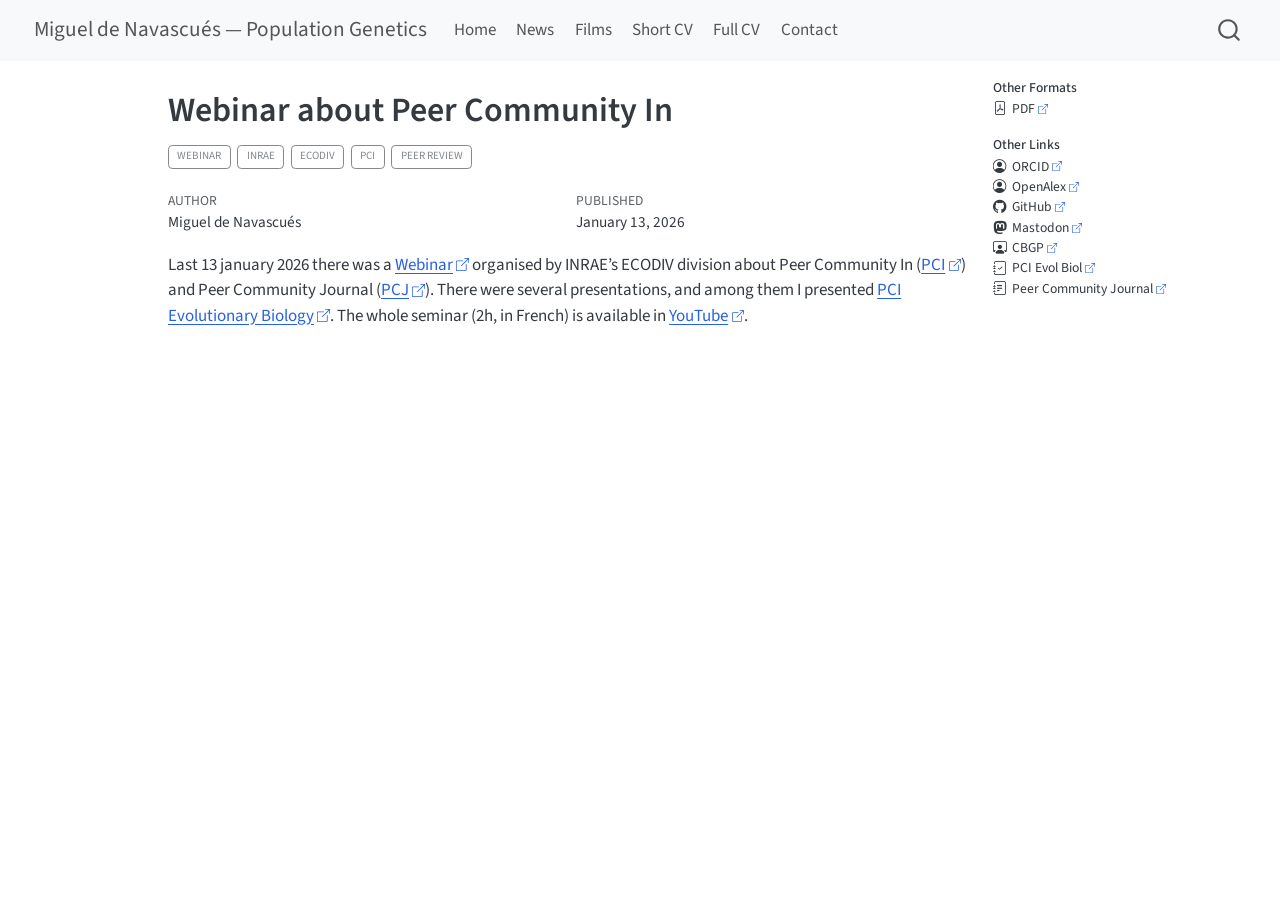
<file: posts/PCIwebinar.html>
<!DOCTYPE html>
<html xmlns="http://www.w3.org/1999/xhtml" lang="en" xml:lang="en"><head>

<meta charset="utf-8">
<meta name="generator" content="quarto-1.8.25">

<meta name="viewport" content="width=device-width, initial-scale=1.0, user-scalable=yes">

<meta name="author" content="Miguel de Navascués">
<meta name="dcterms.date" content="2026-01-13">

<title>Webinar about Peer Community In – Miguel de Navascués — Population Genetics</title>
<style>
code{white-space: pre-wrap;}
span.smallcaps{font-variant: small-caps;}
div.columns{display: flex; gap: min(4vw, 1.5em);}
div.column{flex: auto; overflow-x: auto;}
div.hanging-indent{margin-left: 1.5em; text-indent: -1.5em;}
ul.task-list{list-style: none;}
ul.task-list li input[type="checkbox"] {
  width: 0.8em;
  margin: 0 0.8em 0.2em -1em; /* quarto-specific, see https://github.com/quarto-dev/quarto-cli/issues/4556 */ 
  vertical-align: middle;
}
</style>


<script src="../site_libs/quarto-nav/quarto-nav.js"></script>
<script src="../site_libs/quarto-nav/headroom.min.js"></script>
<script src="../site_libs/clipboard/clipboard.min.js"></script>
<script src="../site_libs/quarto-search/autocomplete.umd.js"></script>
<script src="../site_libs/quarto-search/fuse.min.js"></script>
<script src="../site_libs/quarto-search/quarto-search.js"></script>
<meta name="quarto:offset" content="../">
<script src="../site_libs/quarto-html/quarto.js" type="module"></script>
<script src="../site_libs/quarto-html/tabsets/tabsets.js" type="module"></script>
<script src="../site_libs/quarto-html/axe/axe-check.js" type="module"></script>
<script src="../site_libs/quarto-html/popper.min.js"></script>
<script src="../site_libs/quarto-html/tippy.umd.min.js"></script>
<script src="../site_libs/quarto-html/anchor.min.js"></script>
<link href="../site_libs/quarto-html/tippy.css" rel="stylesheet">
<link href="../site_libs/quarto-html/quarto-syntax-highlighting-7b89279ff1a6dce999919e0e67d4d9ec.css" rel="stylesheet" id="quarto-text-highlighting-styles">
<script src="../site_libs/bootstrap/bootstrap.min.js"></script>
<link href="../site_libs/bootstrap/bootstrap-icons.css" rel="stylesheet">
<link href="../site_libs/bootstrap/bootstrap-b5bdf136522145a1bcc2eb35951745d0.min.css" rel="stylesheet" append-hash="true" id="quarto-bootstrap" data-mode="light">
<script id="quarto-search-options" type="application/json">{
  "location": "navbar",
  "copy-button": false,
  "collapse-after": 3,
  "panel-placement": "end",
  "type": "overlay",
  "limit": 50,
  "keyboard-shortcut": [
    "f",
    "/",
    "s"
  ],
  "show-item-context": false,
  "language": {
    "search-no-results-text": "No results",
    "search-matching-documents-text": "matching documents",
    "search-copy-link-title": "Copy link to search",
    "search-hide-matches-text": "Hide additional matches",
    "search-more-match-text": "more match in this document",
    "search-more-matches-text": "more matches in this document",
    "search-clear-button-title": "Clear",
    "search-text-placeholder": "",
    "search-detached-cancel-button-title": "Cancel",
    "search-submit-button-title": "Submit",
    "search-label": "Search"
  }
}</script>


<link rel="stylesheet" href="../styles.css">
</head>

<body class="nav-fixed quarto-light">

<div id="quarto-search-results"></div>
  <header id="quarto-header" class="headroom fixed-top">
    <nav class="navbar navbar-expand-lg " data-bs-theme="dark">
      <div class="navbar-container container-fluid">
      <div class="navbar-brand-container mx-auto">
    <a href="../index.html" class="navbar-brand navbar-brand-logo">
    </a>
    <a class="navbar-brand" href="../index.html">
    <span class="navbar-title">Miguel de Navascués — Population Genetics</span>
    </a>
  </div>
            <div id="quarto-search" class="" title="Search"></div>
          <button class="navbar-toggler" type="button" data-bs-toggle="collapse" data-bs-target="#navbarCollapse" aria-controls="navbarCollapse" role="menu" aria-expanded="false" aria-label="Toggle navigation" onclick="if (window.quartoToggleHeadroom) { window.quartoToggleHeadroom(); }">
  <span class="navbar-toggler-icon"></span>
</button>
          <div class="collapse navbar-collapse" id="navbarCollapse">
            <ul class="navbar-nav navbar-nav-scroll me-auto">
  <li class="nav-item">
    <a class="nav-link" href="../index.html"> 
<span class="menu-text">Home</span></a>
  </li>  
  <li class="nav-item">
    <a class="nav-link" href="../News.html"> 
<span class="menu-text">News</span></a>
  </li>  
  <li class="nav-item">
    <a class="nav-link" href="../Films.html"> 
<span class="menu-text">Films</span></a>
  </li>  
  <li class="nav-item">
    <a class="nav-link" href="../ShortCV.html"> 
<span class="menu-text">Short CV</span></a>
  </li>  
  <li class="nav-item">
    <a class="nav-link" href="../FullCV.html"> 
<span class="menu-text">Full CV</span></a>
  </li>  
  <li class="nav-item">
    <a class="nav-link" href="../Contact.html"> 
<span class="menu-text">Contact</span></a>
  </li>  
</ul>
          </div> <!-- /navcollapse -->
            <div class="quarto-navbar-tools">
</div>
      </div> <!-- /container-fluid -->
    </nav>
</header>
<!-- content -->
<div id="quarto-content" class="quarto-container page-columns page-rows-contents page-layout-article page-navbar">
<!-- sidebar -->
<!-- margin-sidebar -->
    <div id="quarto-margin-sidebar" class="sidebar margin-sidebar">
        
    <div class="quarto-alternate-formats"><h2>Other Formats</h2><ul><li><a href="PCIwebinar.pdf"><i class="bi bi-file-pdf"></i>PDF</a></li></ul></div><div class="quarto-other-links"><h2>Other Links</h2><ul><li><a href="http://orcid.org/0000-0001-8342-6047"><i class="bi bi-person-circle"></i>ORCID</a></li><li><a href="https://openalex.org/authors/a5008213968"><i class="bi bi-person-circle"></i>OpenAlex</a></li><li><a href="https://github.com/mnavascues"><i class="bi bi-github"></i>GitHub</a></li><li><a href="https://mastodon.online/@Miguel_de_Navascues"><i class="bi bi-mastodon"></i>Mastodon</a></li><li><a href="https://umr-cbgp.fr/membre/de-navascues/"><i class="bi bi-person-workspace"></i>CBGP</a></li><li><a href="https://evolbiol.peercommunityin.org/"><i class="bi bi-journal-check"></i>PCI Evol Biol</a></li><li><a href="https://peercommunityjournal.org/"><i class="bi bi-journal-text"></i>Peer Community Journal</a></li></ul></div></div>
<!-- main -->
<main class="content" id="quarto-document-content">

<header id="title-block-header" class="quarto-title-block default">
<div class="quarto-title">
<h1 class="title">Webinar about Peer Community In</h1>
  <div class="quarto-categories">
    <div class="quarto-category">webinar</div>
    <div class="quarto-category">INRAE</div>
    <div class="quarto-category">ECODIV</div>
    <div class="quarto-category">PCI</div>
    <div class="quarto-category">peer review</div>
  </div>
  </div>



<div class="quarto-title-meta">

    <div>
    <div class="quarto-title-meta-heading">Author</div>
    <div class="quarto-title-meta-contents">
             <p>Miguel de Navascués </p>
          </div>
  </div>
    
    <div>
    <div class="quarto-title-meta-heading">Published</div>
    <div class="quarto-title-meta-contents">
      <p class="date">January 13, 2026</p>
    </div>
  </div>
  
    
  </div>
  


</header>


<p>Last 13 january 2026 there was a <a href="https://ecodiv.intranet.inrae.fr/actualites/replay-webinaire-peer-community-in">Webinar</a> organised by INRAE’s ECODIV division about Peer Community In (<a href="https://peercommunityin.org">PCI</a>) and Peer Community Journal (<a href="https://peercommunityjournal.org/">PCJ</a>). There were several presentations, and among them I presented <a href="https://evolbiol.peercommunityin.org/">PCI Evolutionary Biology</a>. The whole seminar (2h, in French) is available in <a href="https://youtu.be/hD7fTscs1uo">YouTube</a>.</p>



</main> <!-- /main -->
<script id="quarto-html-after-body" type="application/javascript">
  window.document.addEventListener("DOMContentLoaded", function (event) {
    const icon = "";
    const anchorJS = new window.AnchorJS();
    anchorJS.options = {
      placement: 'right',
      icon: icon
    };
    anchorJS.add('.anchored');
    const isCodeAnnotation = (el) => {
      for (const clz of el.classList) {
        if (clz.startsWith('code-annotation-')) {                     
          return true;
        }
      }
      return false;
    }
    const onCopySuccess = function(e) {
      // button target
      const button = e.trigger;
      // don't keep focus
      button.blur();
      // flash "checked"
      button.classList.add('code-copy-button-checked');
      var currentTitle = button.getAttribute("title");
      button.setAttribute("title", "Copied!");
      let tooltip;
      if (window.bootstrap) {
        button.setAttribute("data-bs-toggle", "tooltip");
        button.setAttribute("data-bs-placement", "left");
        button.setAttribute("data-bs-title", "Copied!");
        tooltip = new bootstrap.Tooltip(button, 
          { trigger: "manual", 
            customClass: "code-copy-button-tooltip",
            offset: [0, -8]});
        tooltip.show();    
      }
      setTimeout(function() {
        if (tooltip) {
          tooltip.hide();
          button.removeAttribute("data-bs-title");
          button.removeAttribute("data-bs-toggle");
          button.removeAttribute("data-bs-placement");
        }
        button.setAttribute("title", currentTitle);
        button.classList.remove('code-copy-button-checked');
      }, 1000);
      // clear code selection
      e.clearSelection();
    }
    const getTextToCopy = function(trigger) {
      const outerScaffold = trigger.parentElement.cloneNode(true);
      const codeEl = outerScaffold.querySelector('code');
      for (const childEl of codeEl.children) {
        if (isCodeAnnotation(childEl)) {
          childEl.remove();
        }
      }
      return codeEl.innerText;
    }
    const clipboard = new window.ClipboardJS('.code-copy-button:not([data-in-quarto-modal])', {
      text: getTextToCopy
    });
    clipboard.on('success', onCopySuccess);
    if (window.document.getElementById('quarto-embedded-source-code-modal')) {
      const clipboardModal = new window.ClipboardJS('.code-copy-button[data-in-quarto-modal]', {
        text: getTextToCopy,
        container: window.document.getElementById('quarto-embedded-source-code-modal')
      });
      clipboardModal.on('success', onCopySuccess);
    }
      var localhostRegex = new RegExp(/^(?:http|https):\/\/localhost\:?[0-9]*\//);
      var mailtoRegex = new RegExp(/^mailto:/);
        var filterRegex = new RegExp("https:\/\/mnavascues\.github\.io\/Website\/");
      var isInternal = (href) => {
          return filterRegex.test(href) || localhostRegex.test(href) || mailtoRegex.test(href);
      }
      // Inspect non-navigation links and adorn them if external
     var links = window.document.querySelectorAll('a[href]:not(.nav-link):not(.navbar-brand):not(.toc-action):not(.sidebar-link):not(.sidebar-item-toggle):not(.pagination-link):not(.no-external):not([aria-hidden]):not(.dropdown-item):not(.quarto-navigation-tool):not(.about-link)');
      for (var i=0; i<links.length; i++) {
        const link = links[i];
        if (!isInternal(link.href)) {
          // undo the damage that might have been done by quarto-nav.js in the case of
          // links that we want to consider external
          if (link.dataset.originalHref !== undefined) {
            link.href = link.dataset.originalHref;
          }
            // target, if specified
            link.setAttribute("target", "_blank");
            if (link.getAttribute("rel") === null) {
              link.setAttribute("rel", "noopener");
            }
            // default icon
            link.classList.add("external");
        }
      }
    function tippyHover(el, contentFn, onTriggerFn, onUntriggerFn) {
      const config = {
        allowHTML: true,
        maxWidth: 500,
        delay: 100,
        arrow: false,
        appendTo: function(el) {
            return el.parentElement;
        },
        interactive: true,
        interactiveBorder: 10,
        theme: 'quarto',
        placement: 'bottom-start',
      };
      if (contentFn) {
        config.content = contentFn;
      }
      if (onTriggerFn) {
        config.onTrigger = onTriggerFn;
      }
      if (onUntriggerFn) {
        config.onUntrigger = onUntriggerFn;
      }
      window.tippy(el, config); 
    }
    const noterefs = window.document.querySelectorAll('a[role="doc-noteref"]');
    for (var i=0; i<noterefs.length; i++) {
      const ref = noterefs[i];
      tippyHover(ref, function() {
        // use id or data attribute instead here
        let href = ref.getAttribute('data-footnote-href') || ref.getAttribute('href');
        try { href = new URL(href).hash; } catch {}
        const id = href.replace(/^#\/?/, "");
        const note = window.document.getElementById(id);
        if (note) {
          return note.innerHTML;
        } else {
          return "";
        }
      });
    }
    const xrefs = window.document.querySelectorAll('a.quarto-xref');
    const processXRef = (id, note) => {
      // Strip column container classes
      const stripColumnClz = (el) => {
        el.classList.remove("page-full", "page-columns");
        if (el.children) {
          for (const child of el.children) {
            stripColumnClz(child);
          }
        }
      }
      stripColumnClz(note)
      if (id === null || id.startsWith('sec-')) {
        // Special case sections, only their first couple elements
        const container = document.createElement("div");
        if (note.children && note.children.length > 2) {
          container.appendChild(note.children[0].cloneNode(true));
          for (let i = 1; i < note.children.length; i++) {
            const child = note.children[i];
            if (child.tagName === "P" && child.innerText === "") {
              continue;
            } else {
              container.appendChild(child.cloneNode(true));
              break;
            }
          }
          if (window.Quarto?.typesetMath) {
            window.Quarto.typesetMath(container);
          }
          return container.innerHTML
        } else {
          if (window.Quarto?.typesetMath) {
            window.Quarto.typesetMath(note);
          }
          return note.innerHTML;
        }
      } else {
        // Remove any anchor links if they are present
        const anchorLink = note.querySelector('a.anchorjs-link');
        if (anchorLink) {
          anchorLink.remove();
        }
        if (window.Quarto?.typesetMath) {
          window.Quarto.typesetMath(note);
        }
        if (note.classList.contains("callout")) {
          return note.outerHTML;
        } else {
          return note.innerHTML;
        }
      }
    }
    for (var i=0; i<xrefs.length; i++) {
      const xref = xrefs[i];
      tippyHover(xref, undefined, function(instance) {
        instance.disable();
        let url = xref.getAttribute('href');
        let hash = undefined; 
        if (url.startsWith('#')) {
          hash = url;
        } else {
          try { hash = new URL(url).hash; } catch {}
        }
        if (hash) {
          const id = hash.replace(/^#\/?/, "");
          const note = window.document.getElementById(id);
          if (note !== null) {
            try {
              const html = processXRef(id, note.cloneNode(true));
              instance.setContent(html);
            } finally {
              instance.enable();
              instance.show();
            }
          } else {
            // See if we can fetch this
            fetch(url.split('#')[0])
            .then(res => res.text())
            .then(html => {
              const parser = new DOMParser();
              const htmlDoc = parser.parseFromString(html, "text/html");
              const note = htmlDoc.getElementById(id);
              if (note !== null) {
                const html = processXRef(id, note);
                instance.setContent(html);
              } 
            }).finally(() => {
              instance.enable();
              instance.show();
            });
          }
        } else {
          // See if we can fetch a full url (with no hash to target)
          // This is a special case and we should probably do some content thinning / targeting
          fetch(url)
          .then(res => res.text())
          .then(html => {
            const parser = new DOMParser();
            const htmlDoc = parser.parseFromString(html, "text/html");
            const note = htmlDoc.querySelector('main.content');
            if (note !== null) {
              // This should only happen for chapter cross references
              // (since there is no id in the URL)
              // remove the first header
              if (note.children.length > 0 && note.children[0].tagName === "HEADER") {
                note.children[0].remove();
              }
              const html = processXRef(null, note);
              instance.setContent(html);
            } 
          }).finally(() => {
            instance.enable();
            instance.show();
          });
        }
      }, function(instance) {
      });
    }
        let selectedAnnoteEl;
        const selectorForAnnotation = ( cell, annotation) => {
          let cellAttr = 'data-code-cell="' + cell + '"';
          let lineAttr = 'data-code-annotation="' +  annotation + '"';
          const selector = 'span[' + cellAttr + '][' + lineAttr + ']';
          return selector;
        }
        const selectCodeLines = (annoteEl) => {
          const doc = window.document;
          const targetCell = annoteEl.getAttribute("data-target-cell");
          const targetAnnotation = annoteEl.getAttribute("data-target-annotation");
          const annoteSpan = window.document.querySelector(selectorForAnnotation(targetCell, targetAnnotation));
          const lines = annoteSpan.getAttribute("data-code-lines").split(",");
          const lineIds = lines.map((line) => {
            return targetCell + "-" + line;
          })
          let top = null;
          let height = null;
          let parent = null;
          if (lineIds.length > 0) {
              //compute the position of the single el (top and bottom and make a div)
              const el = window.document.getElementById(lineIds[0]);
              top = el.offsetTop;
              height = el.offsetHeight;
              parent = el.parentElement.parentElement;
            if (lineIds.length > 1) {
              const lastEl = window.document.getElementById(lineIds[lineIds.length - 1]);
              const bottom = lastEl.offsetTop + lastEl.offsetHeight;
              height = bottom - top;
            }
            if (top !== null && height !== null && parent !== null) {
              // cook up a div (if necessary) and position it 
              let div = window.document.getElementById("code-annotation-line-highlight");
              if (div === null) {
                div = window.document.createElement("div");
                div.setAttribute("id", "code-annotation-line-highlight");
                div.style.position = 'absolute';
                parent.appendChild(div);
              }
              div.style.top = top - 2 + "px";
              div.style.height = height + 4 + "px";
              div.style.left = 0;
              let gutterDiv = window.document.getElementById("code-annotation-line-highlight-gutter");
              if (gutterDiv === null) {
                gutterDiv = window.document.createElement("div");
                gutterDiv.setAttribute("id", "code-annotation-line-highlight-gutter");
                gutterDiv.style.position = 'absolute';
                const codeCell = window.document.getElementById(targetCell);
                const gutter = codeCell.querySelector('.code-annotation-gutter');
                gutter.appendChild(gutterDiv);
              }
              gutterDiv.style.top = top - 2 + "px";
              gutterDiv.style.height = height + 4 + "px";
            }
            selectedAnnoteEl = annoteEl;
          }
        };
        const unselectCodeLines = () => {
          const elementsIds = ["code-annotation-line-highlight", "code-annotation-line-highlight-gutter"];
          elementsIds.forEach((elId) => {
            const div = window.document.getElementById(elId);
            if (div) {
              div.remove();
            }
          });
          selectedAnnoteEl = undefined;
        };
          // Handle positioning of the toggle
      window.addEventListener(
        "resize",
        throttle(() => {
          elRect = undefined;
          if (selectedAnnoteEl) {
            selectCodeLines(selectedAnnoteEl);
          }
        }, 10)
      );
      function throttle(fn, ms) {
      let throttle = false;
      let timer;
        return (...args) => {
          if(!throttle) { // first call gets through
              fn.apply(this, args);
              throttle = true;
          } else { // all the others get throttled
              if(timer) clearTimeout(timer); // cancel #2
              timer = setTimeout(() => {
                fn.apply(this, args);
                timer = throttle = false;
              }, ms);
          }
        };
      }
        // Attach click handler to the DT
        const annoteDls = window.document.querySelectorAll('dt[data-target-cell]');
        for (const annoteDlNode of annoteDls) {
          annoteDlNode.addEventListener('click', (event) => {
            const clickedEl = event.target;
            if (clickedEl !== selectedAnnoteEl) {
              unselectCodeLines();
              const activeEl = window.document.querySelector('dt[data-target-cell].code-annotation-active');
              if (activeEl) {
                activeEl.classList.remove('code-annotation-active');
              }
              selectCodeLines(clickedEl);
              clickedEl.classList.add('code-annotation-active');
            } else {
              // Unselect the line
              unselectCodeLines();
              clickedEl.classList.remove('code-annotation-active');
            }
          });
        }
    const findCites = (el) => {
      const parentEl = el.parentElement;
      if (parentEl) {
        const cites = parentEl.dataset.cites;
        if (cites) {
          return {
            el,
            cites: cites.split(' ')
          };
        } else {
          return findCites(el.parentElement)
        }
      } else {
        return undefined;
      }
    };
    var bibliorefs = window.document.querySelectorAll('a[role="doc-biblioref"]');
    for (var i=0; i<bibliorefs.length; i++) {
      const ref = bibliorefs[i];
      const citeInfo = findCites(ref);
      if (citeInfo) {
        tippyHover(citeInfo.el, function() {
          var popup = window.document.createElement('div');
          citeInfo.cites.forEach(function(cite) {
            var citeDiv = window.document.createElement('div');
            citeDiv.classList.add('hanging-indent');
            citeDiv.classList.add('csl-entry');
            var biblioDiv = window.document.getElementById('ref-' + cite);
            if (biblioDiv) {
              citeDiv.innerHTML = biblioDiv.innerHTML;
            }
            popup.appendChild(citeDiv);
          });
          return popup.innerHTML;
        });
      }
    }
  });
  </script>
</div> <!-- /content -->




</body></html>
</file>
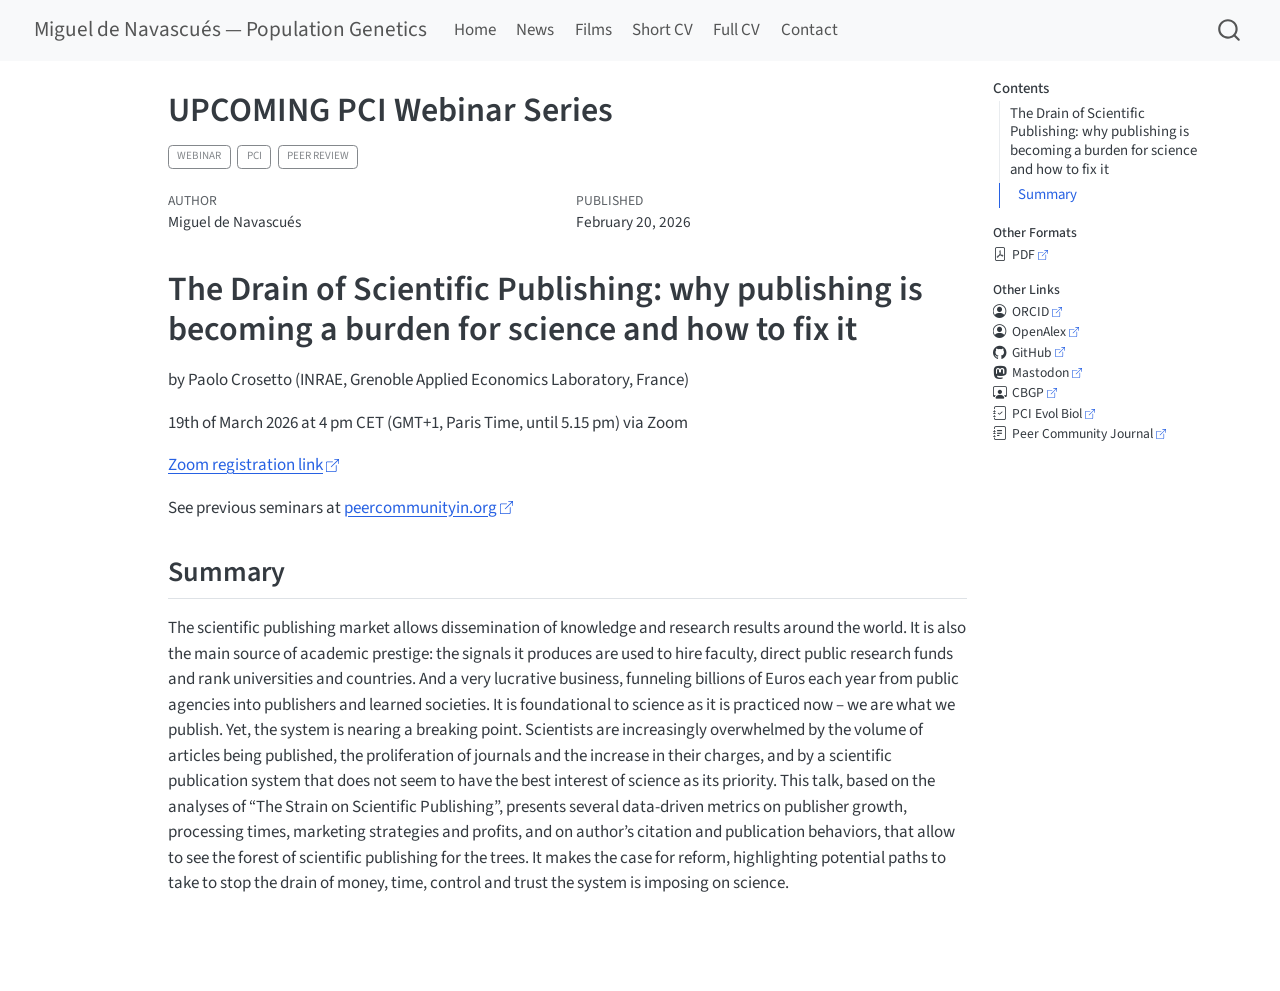
<file: posts/PCIwebinarSeriesXIII.html>
<!DOCTYPE html>
<html xmlns="http://www.w3.org/1999/xhtml" lang="en" xml:lang="en"><head>

<meta charset="utf-8">
<meta name="generator" content="quarto-1.8.25">

<meta name="viewport" content="width=device-width, initial-scale=1.0, user-scalable=yes">

<meta name="author" content="Miguel de Navascués">
<meta name="dcterms.date" content="2026-02-20">

<title>UPCOMING PCI Webinar Series – Miguel de Navascués — Population Genetics</title>
<style>
code{white-space: pre-wrap;}
span.smallcaps{font-variant: small-caps;}
div.columns{display: flex; gap: min(4vw, 1.5em);}
div.column{flex: auto; overflow-x: auto;}
div.hanging-indent{margin-left: 1.5em; text-indent: -1.5em;}
ul.task-list{list-style: none;}
ul.task-list li input[type="checkbox"] {
  width: 0.8em;
  margin: 0 0.8em 0.2em -1em; /* quarto-specific, see https://github.com/quarto-dev/quarto-cli/issues/4556 */ 
  vertical-align: middle;
}
</style>


<script src="../site_libs/quarto-nav/quarto-nav.js"></script>
<script src="../site_libs/quarto-nav/headroom.min.js"></script>
<script src="../site_libs/clipboard/clipboard.min.js"></script>
<script src="../site_libs/quarto-search/autocomplete.umd.js"></script>
<script src="../site_libs/quarto-search/fuse.min.js"></script>
<script src="../site_libs/quarto-search/quarto-search.js"></script>
<meta name="quarto:offset" content="../">
<script src="../site_libs/quarto-html/quarto.js" type="module"></script>
<script src="../site_libs/quarto-html/tabsets/tabsets.js" type="module"></script>
<script src="../site_libs/quarto-html/axe/axe-check.js" type="module"></script>
<script src="../site_libs/quarto-html/popper.min.js"></script>
<script src="../site_libs/quarto-html/tippy.umd.min.js"></script>
<script src="../site_libs/quarto-html/anchor.min.js"></script>
<link href="../site_libs/quarto-html/tippy.css" rel="stylesheet">
<link href="../site_libs/quarto-html/quarto-syntax-highlighting-7b89279ff1a6dce999919e0e67d4d9ec.css" rel="stylesheet" id="quarto-text-highlighting-styles">
<script src="../site_libs/bootstrap/bootstrap.min.js"></script>
<link href="../site_libs/bootstrap/bootstrap-icons.css" rel="stylesheet">
<link href="../site_libs/bootstrap/bootstrap-b5bdf136522145a1bcc2eb35951745d0.min.css" rel="stylesheet" append-hash="true" id="quarto-bootstrap" data-mode="light">
<script id="quarto-search-options" type="application/json">{
  "location": "navbar",
  "copy-button": false,
  "collapse-after": 3,
  "panel-placement": "end",
  "type": "overlay",
  "limit": 50,
  "keyboard-shortcut": [
    "f",
    "/",
    "s"
  ],
  "show-item-context": false,
  "language": {
    "search-no-results-text": "No results",
    "search-matching-documents-text": "matching documents",
    "search-copy-link-title": "Copy link to search",
    "search-hide-matches-text": "Hide additional matches",
    "search-more-match-text": "more match in this document",
    "search-more-matches-text": "more matches in this document",
    "search-clear-button-title": "Clear",
    "search-text-placeholder": "",
    "search-detached-cancel-button-title": "Cancel",
    "search-submit-button-title": "Submit",
    "search-label": "Search"
  }
}</script>


<link rel="stylesheet" href="../styles.css">
</head>

<body class="nav-fixed quarto-light">

<div id="quarto-search-results"></div>
  <header id="quarto-header" class="headroom fixed-top">
    <nav class="navbar navbar-expand-lg " data-bs-theme="dark">
      <div class="navbar-container container-fluid">
      <div class="navbar-brand-container mx-auto">
    <a href="../index.html" class="navbar-brand navbar-brand-logo">
    </a>
    <a class="navbar-brand" href="../index.html">
    <span class="navbar-title">Miguel de Navascués — Population Genetics</span>
    </a>
  </div>
            <div id="quarto-search" class="" title="Search"></div>
          <button class="navbar-toggler" type="button" data-bs-toggle="collapse" data-bs-target="#navbarCollapse" aria-controls="navbarCollapse" role="menu" aria-expanded="false" aria-label="Toggle navigation" onclick="if (window.quartoToggleHeadroom) { window.quartoToggleHeadroom(); }">
  <span class="navbar-toggler-icon"></span>
</button>
          <div class="collapse navbar-collapse" id="navbarCollapse">
            <ul class="navbar-nav navbar-nav-scroll me-auto">
  <li class="nav-item">
    <a class="nav-link" href="../index.html"> 
<span class="menu-text">Home</span></a>
  </li>  
  <li class="nav-item">
    <a class="nav-link" href="../News.html"> 
<span class="menu-text">News</span></a>
  </li>  
  <li class="nav-item">
    <a class="nav-link" href="../Films.html"> 
<span class="menu-text">Films</span></a>
  </li>  
  <li class="nav-item">
    <a class="nav-link" href="../ShortCV.html"> 
<span class="menu-text">Short CV</span></a>
  </li>  
  <li class="nav-item">
    <a class="nav-link" href="../FullCV.html"> 
<span class="menu-text">Full CV</span></a>
  </li>  
  <li class="nav-item">
    <a class="nav-link" href="../Contact.html"> 
<span class="menu-text">Contact</span></a>
  </li>  
</ul>
          </div> <!-- /navcollapse -->
            <div class="quarto-navbar-tools">
</div>
      </div> <!-- /container-fluid -->
    </nav>
</header>
<!-- content -->
<div id="quarto-content" class="quarto-container page-columns page-rows-contents page-layout-article page-navbar">
<!-- sidebar -->
<!-- margin-sidebar -->
    <div id="quarto-margin-sidebar" class="sidebar margin-sidebar">
        <nav id="TOC" role="doc-toc" class="toc-active">
    <h2 id="toc-title">Contents</h2>
   
  <ul>
  <li><a href="#the-drain-of-scientific-publishing-why-publishing-is-becoming-a-burden-for-science-and-how-to-fix-it" id="toc-the-drain-of-scientific-publishing-why-publishing-is-becoming-a-burden-for-science-and-how-to-fix-it" class="nav-link active" data-scroll-target="#the-drain-of-scientific-publishing-why-publishing-is-becoming-a-burden-for-science-and-how-to-fix-it">The Drain of Scientific Publishing: why publishing is becoming a burden for science and how to fix it</a>
  <ul class="collapse">
  <li><a href="#summary" id="toc-summary" class="nav-link" data-scroll-target="#summary">Summary</a></li>
  </ul></li>
  </ul>
<div class="quarto-alternate-formats"><h2>Other Formats</h2><ul><li><a href="PCIwebinarSeriesXIII.pdf"><i class="bi bi-file-pdf"></i>PDF</a></li></ul></div><div class="quarto-other-links"><h2>Other Links</h2><ul><li><a href="http://orcid.org/0000-0001-8342-6047"><i class="bi bi-person-circle"></i>ORCID</a></li><li><a href="https://openalex.org/authors/a5008213968"><i class="bi bi-person-circle"></i>OpenAlex</a></li><li><a href="https://github.com/mnavascues"><i class="bi bi-github"></i>GitHub</a></li><li><a href="https://mastodon.online/@Miguel_de_Navascues"><i class="bi bi-mastodon"></i>Mastodon</a></li><li><a href="https://umr-cbgp.fr/membre/de-navascues/"><i class="bi bi-person-workspace"></i>CBGP</a></li><li><a href="https://evolbiol.peercommunityin.org/"><i class="bi bi-journal-check"></i>PCI Evol Biol</a></li><li><a href="https://peercommunityjournal.org/"><i class="bi bi-journal-text"></i>Peer Community Journal</a></li></ul></div></nav>
    </div>
<!-- main -->
<main class="content" id="quarto-document-content">

<header id="title-block-header" class="quarto-title-block default">
<div class="quarto-title">
<h1 class="title">UPCOMING PCI Webinar Series</h1>
  <div class="quarto-categories">
    <div class="quarto-category">webinar</div>
    <div class="quarto-category">PCI</div>
    <div class="quarto-category">peer review</div>
  </div>
  </div>



<div class="quarto-title-meta">

    <div>
    <div class="quarto-title-meta-heading">Author</div>
    <div class="quarto-title-meta-contents">
             <p>Miguel de Navascués </p>
          </div>
  </div>
    
    <div>
    <div class="quarto-title-meta-heading">Published</div>
    <div class="quarto-title-meta-contents">
      <p class="date">February 20, 2026</p>
    </div>
  </div>
  
    
  </div>
  


</header>


<section id="the-drain-of-scientific-publishing-why-publishing-is-becoming-a-burden-for-science-and-how-to-fix-it" class="level1">
<h1>The Drain of Scientific Publishing: why publishing is becoming a burden for science and how to fix it</h1>
<p>by Paolo Crosetto (INRAE, Grenoble Applied Economics Laboratory, France)</p>
<p>19th of March 2026 at 4 pm CET (GMT+1, Paris Time, until 5.15 pm) via Zoom</p>
<p><a href="https://univ-cotedazur.zoom.us/meeting/register/EdGt3J2cSqKWOs4zxuXZvA">Zoom registration link</a></p>
<p>See previous seminars at <a href="https://peercommunityin.org/pci-webinar-series/">peercommunityin.org</a></p>
<section id="summary" class="level2">
<h2 class="anchored" data-anchor-id="summary">Summary</h2>
<p>The scientific publishing market allows dissemination of knowledge and research results around the world. It is also the main source of academic prestige: the signals it produces are used to hire faculty, direct public research funds and rank universities and countries. And a very lucrative business, funneling billions of Euros each year from public agencies into publishers and learned societies. It is foundational to science as it is practiced now – we are what we publish. Yet, the system is nearing a breaking point. Scientists are increasingly overwhelmed by the volume of articles being published, the proliferation of journals and the increase in their charges, and by a scientific publication system that does not seem to have the best interest of science as its priority. This talk, based on the analyses of “The Strain on Scientific Publishing”, presents several data-driven metrics on publisher growth, processing times, marketing strategies and profits, and on author’s citation and publication behaviors, that allow to see the forest of scientific publishing for the trees. It makes the case for reform, highlighting potential paths to take to stop the drain of money, time, control and trust the system is imposing on science.</p>


</section>
</section>

</main> <!-- /main -->
<script id="quarto-html-after-body" type="application/javascript">
  window.document.addEventListener("DOMContentLoaded", function (event) {
    const icon = "";
    const anchorJS = new window.AnchorJS();
    anchorJS.options = {
      placement: 'right',
      icon: icon
    };
    anchorJS.add('.anchored');
    const isCodeAnnotation = (el) => {
      for (const clz of el.classList) {
        if (clz.startsWith('code-annotation-')) {                     
          return true;
        }
      }
      return false;
    }
    const onCopySuccess = function(e) {
      // button target
      const button = e.trigger;
      // don't keep focus
      button.blur();
      // flash "checked"
      button.classList.add('code-copy-button-checked');
      var currentTitle = button.getAttribute("title");
      button.setAttribute("title", "Copied!");
      let tooltip;
      if (window.bootstrap) {
        button.setAttribute("data-bs-toggle", "tooltip");
        button.setAttribute("data-bs-placement", "left");
        button.setAttribute("data-bs-title", "Copied!");
        tooltip = new bootstrap.Tooltip(button, 
          { trigger: "manual", 
            customClass: "code-copy-button-tooltip",
            offset: [0, -8]});
        tooltip.show();    
      }
      setTimeout(function() {
        if (tooltip) {
          tooltip.hide();
          button.removeAttribute("data-bs-title");
          button.removeAttribute("data-bs-toggle");
          button.removeAttribute("data-bs-placement");
        }
        button.setAttribute("title", currentTitle);
        button.classList.remove('code-copy-button-checked');
      }, 1000);
      // clear code selection
      e.clearSelection();
    }
    const getTextToCopy = function(trigger) {
      const outerScaffold = trigger.parentElement.cloneNode(true);
      const codeEl = outerScaffold.querySelector('code');
      for (const childEl of codeEl.children) {
        if (isCodeAnnotation(childEl)) {
          childEl.remove();
        }
      }
      return codeEl.innerText;
    }
    const clipboard = new window.ClipboardJS('.code-copy-button:not([data-in-quarto-modal])', {
      text: getTextToCopy
    });
    clipboard.on('success', onCopySuccess);
    if (window.document.getElementById('quarto-embedded-source-code-modal')) {
      const clipboardModal = new window.ClipboardJS('.code-copy-button[data-in-quarto-modal]', {
        text: getTextToCopy,
        container: window.document.getElementById('quarto-embedded-source-code-modal')
      });
      clipboardModal.on('success', onCopySuccess);
    }
      var localhostRegex = new RegExp(/^(?:http|https):\/\/localhost\:?[0-9]*\//);
      var mailtoRegex = new RegExp(/^mailto:/);
        var filterRegex = new RegExp("https:\/\/mnavascues\.github\.io\/Website\/");
      var isInternal = (href) => {
          return filterRegex.test(href) || localhostRegex.test(href) || mailtoRegex.test(href);
      }
      // Inspect non-navigation links and adorn them if external
     var links = window.document.querySelectorAll('a[href]:not(.nav-link):not(.navbar-brand):not(.toc-action):not(.sidebar-link):not(.sidebar-item-toggle):not(.pagination-link):not(.no-external):not([aria-hidden]):not(.dropdown-item):not(.quarto-navigation-tool):not(.about-link)');
      for (var i=0; i<links.length; i++) {
        const link = links[i];
        if (!isInternal(link.href)) {
          // undo the damage that might have been done by quarto-nav.js in the case of
          // links that we want to consider external
          if (link.dataset.originalHref !== undefined) {
            link.href = link.dataset.originalHref;
          }
            // target, if specified
            link.setAttribute("target", "_blank");
            if (link.getAttribute("rel") === null) {
              link.setAttribute("rel", "noopener");
            }
            // default icon
            link.classList.add("external");
        }
      }
    function tippyHover(el, contentFn, onTriggerFn, onUntriggerFn) {
      const config = {
        allowHTML: true,
        maxWidth: 500,
        delay: 100,
        arrow: false,
        appendTo: function(el) {
            return el.parentElement;
        },
        interactive: true,
        interactiveBorder: 10,
        theme: 'quarto',
        placement: 'bottom-start',
      };
      if (contentFn) {
        config.content = contentFn;
      }
      if (onTriggerFn) {
        config.onTrigger = onTriggerFn;
      }
      if (onUntriggerFn) {
        config.onUntrigger = onUntriggerFn;
      }
      window.tippy(el, config); 
    }
    const noterefs = window.document.querySelectorAll('a[role="doc-noteref"]');
    for (var i=0; i<noterefs.length; i++) {
      const ref = noterefs[i];
      tippyHover(ref, function() {
        // use id or data attribute instead here
        let href = ref.getAttribute('data-footnote-href') || ref.getAttribute('href');
        try { href = new URL(href).hash; } catch {}
        const id = href.replace(/^#\/?/, "");
        const note = window.document.getElementById(id);
        if (note) {
          return note.innerHTML;
        } else {
          return "";
        }
      });
    }
    const xrefs = window.document.querySelectorAll('a.quarto-xref');
    const processXRef = (id, note) => {
      // Strip column container classes
      const stripColumnClz = (el) => {
        el.classList.remove("page-full", "page-columns");
        if (el.children) {
          for (const child of el.children) {
            stripColumnClz(child);
          }
        }
      }
      stripColumnClz(note)
      if (id === null || id.startsWith('sec-')) {
        // Special case sections, only their first couple elements
        const container = document.createElement("div");
        if (note.children && note.children.length > 2) {
          container.appendChild(note.children[0].cloneNode(true));
          for (let i = 1; i < note.children.length; i++) {
            const child = note.children[i];
            if (child.tagName === "P" && child.innerText === "") {
              continue;
            } else {
              container.appendChild(child.cloneNode(true));
              break;
            }
          }
          if (window.Quarto?.typesetMath) {
            window.Quarto.typesetMath(container);
          }
          return container.innerHTML
        } else {
          if (window.Quarto?.typesetMath) {
            window.Quarto.typesetMath(note);
          }
          return note.innerHTML;
        }
      } else {
        // Remove any anchor links if they are present
        const anchorLink = note.querySelector('a.anchorjs-link');
        if (anchorLink) {
          anchorLink.remove();
        }
        if (window.Quarto?.typesetMath) {
          window.Quarto.typesetMath(note);
        }
        if (note.classList.contains("callout")) {
          return note.outerHTML;
        } else {
          return note.innerHTML;
        }
      }
    }
    for (var i=0; i<xrefs.length; i++) {
      const xref = xrefs[i];
      tippyHover(xref, undefined, function(instance) {
        instance.disable();
        let url = xref.getAttribute('href');
        let hash = undefined; 
        if (url.startsWith('#')) {
          hash = url;
        } else {
          try { hash = new URL(url).hash; } catch {}
        }
        if (hash) {
          const id = hash.replace(/^#\/?/, "");
          const note = window.document.getElementById(id);
          if (note !== null) {
            try {
              const html = processXRef(id, note.cloneNode(true));
              instance.setContent(html);
            } finally {
              instance.enable();
              instance.show();
            }
          } else {
            // See if we can fetch this
            fetch(url.split('#')[0])
            .then(res => res.text())
            .then(html => {
              const parser = new DOMParser();
              const htmlDoc = parser.parseFromString(html, "text/html");
              const note = htmlDoc.getElementById(id);
              if (note !== null) {
                const html = processXRef(id, note);
                instance.setContent(html);
              } 
            }).finally(() => {
              instance.enable();
              instance.show();
            });
          }
        } else {
          // See if we can fetch a full url (with no hash to target)
          // This is a special case and we should probably do some content thinning / targeting
          fetch(url)
          .then(res => res.text())
          .then(html => {
            const parser = new DOMParser();
            const htmlDoc = parser.parseFromString(html, "text/html");
            const note = htmlDoc.querySelector('main.content');
            if (note !== null) {
              // This should only happen for chapter cross references
              // (since there is no id in the URL)
              // remove the first header
              if (note.children.length > 0 && note.children[0].tagName === "HEADER") {
                note.children[0].remove();
              }
              const html = processXRef(null, note);
              instance.setContent(html);
            } 
          }).finally(() => {
            instance.enable();
            instance.show();
          });
        }
      }, function(instance) {
      });
    }
        let selectedAnnoteEl;
        const selectorForAnnotation = ( cell, annotation) => {
          let cellAttr = 'data-code-cell="' + cell + '"';
          let lineAttr = 'data-code-annotation="' +  annotation + '"';
          const selector = 'span[' + cellAttr + '][' + lineAttr + ']';
          return selector;
        }
        const selectCodeLines = (annoteEl) => {
          const doc = window.document;
          const targetCell = annoteEl.getAttribute("data-target-cell");
          const targetAnnotation = annoteEl.getAttribute("data-target-annotation");
          const annoteSpan = window.document.querySelector(selectorForAnnotation(targetCell, targetAnnotation));
          const lines = annoteSpan.getAttribute("data-code-lines").split(",");
          const lineIds = lines.map((line) => {
            return targetCell + "-" + line;
          })
          let top = null;
          let height = null;
          let parent = null;
          if (lineIds.length > 0) {
              //compute the position of the single el (top and bottom and make a div)
              const el = window.document.getElementById(lineIds[0]);
              top = el.offsetTop;
              height = el.offsetHeight;
              parent = el.parentElement.parentElement;
            if (lineIds.length > 1) {
              const lastEl = window.document.getElementById(lineIds[lineIds.length - 1]);
              const bottom = lastEl.offsetTop + lastEl.offsetHeight;
              height = bottom - top;
            }
            if (top !== null && height !== null && parent !== null) {
              // cook up a div (if necessary) and position it 
              let div = window.document.getElementById("code-annotation-line-highlight");
              if (div === null) {
                div = window.document.createElement("div");
                div.setAttribute("id", "code-annotation-line-highlight");
                div.style.position = 'absolute';
                parent.appendChild(div);
              }
              div.style.top = top - 2 + "px";
              div.style.height = height + 4 + "px";
              div.style.left = 0;
              let gutterDiv = window.document.getElementById("code-annotation-line-highlight-gutter");
              if (gutterDiv === null) {
                gutterDiv = window.document.createElement("div");
                gutterDiv.setAttribute("id", "code-annotation-line-highlight-gutter");
                gutterDiv.style.position = 'absolute';
                const codeCell = window.document.getElementById(targetCell);
                const gutter = codeCell.querySelector('.code-annotation-gutter');
                gutter.appendChild(gutterDiv);
              }
              gutterDiv.style.top = top - 2 + "px";
              gutterDiv.style.height = height + 4 + "px";
            }
            selectedAnnoteEl = annoteEl;
          }
        };
        const unselectCodeLines = () => {
          const elementsIds = ["code-annotation-line-highlight", "code-annotation-line-highlight-gutter"];
          elementsIds.forEach((elId) => {
            const div = window.document.getElementById(elId);
            if (div) {
              div.remove();
            }
          });
          selectedAnnoteEl = undefined;
        };
          // Handle positioning of the toggle
      window.addEventListener(
        "resize",
        throttle(() => {
          elRect = undefined;
          if (selectedAnnoteEl) {
            selectCodeLines(selectedAnnoteEl);
          }
        }, 10)
      );
      function throttle(fn, ms) {
      let throttle = false;
      let timer;
        return (...args) => {
          if(!throttle) { // first call gets through
              fn.apply(this, args);
              throttle = true;
          } else { // all the others get throttled
              if(timer) clearTimeout(timer); // cancel #2
              timer = setTimeout(() => {
                fn.apply(this, args);
                timer = throttle = false;
              }, ms);
          }
        };
      }
        // Attach click handler to the DT
        const annoteDls = window.document.querySelectorAll('dt[data-target-cell]');
        for (const annoteDlNode of annoteDls) {
          annoteDlNode.addEventListener('click', (event) => {
            const clickedEl = event.target;
            if (clickedEl !== selectedAnnoteEl) {
              unselectCodeLines();
              const activeEl = window.document.querySelector('dt[data-target-cell].code-annotation-active');
              if (activeEl) {
                activeEl.classList.remove('code-annotation-active');
              }
              selectCodeLines(clickedEl);
              clickedEl.classList.add('code-annotation-active');
            } else {
              // Unselect the line
              unselectCodeLines();
              clickedEl.classList.remove('code-annotation-active');
            }
          });
        }
    const findCites = (el) => {
      const parentEl = el.parentElement;
      if (parentEl) {
        const cites = parentEl.dataset.cites;
        if (cites) {
          return {
            el,
            cites: cites.split(' ')
          };
        } else {
          return findCites(el.parentElement)
        }
      } else {
        return undefined;
      }
    };
    var bibliorefs = window.document.querySelectorAll('a[role="doc-biblioref"]');
    for (var i=0; i<bibliorefs.length; i++) {
      const ref = bibliorefs[i];
      const citeInfo = findCites(ref);
      if (citeInfo) {
        tippyHover(citeInfo.el, function() {
          var popup = window.document.createElement('div');
          citeInfo.cites.forEach(function(cite) {
            var citeDiv = window.document.createElement('div');
            citeDiv.classList.add('hanging-indent');
            citeDiv.classList.add('csl-entry');
            var biblioDiv = window.document.getElementById('ref-' + cite);
            if (biblioDiv) {
              citeDiv.innerHTML = biblioDiv.innerHTML;
            }
            popup.appendChild(citeDiv);
          });
          return popup.innerHTML;
        });
      }
    }
  });
  </script>
</div> <!-- /content -->




</body></html>
</file>
<file: site_libs/quarto-html/tippy.css>
.tippy-box[data-animation=fade][data-state=hidden]{opacity:0}[data-tippy-root]{max-width:calc(100vw - 10px)}.tippy-box{position:relative;background-color:#333;color:#fff;border-radius:4px;font-size:14px;line-height:1.4;white-space:normal;outline:0;transition-property:transform,visibility,opacity}.tippy-box[data-placement^=top]>.tippy-arrow{bottom:0}.tippy-box[data-placement^=top]>.tippy-arrow:before{bottom:-7px;left:0;border-width:8px 8px 0;border-top-color:initial;transform-origin:center top}.tippy-box[data-placement^=bottom]>.tippy-arrow{top:0}.tippy-box[data-placement^=bottom]>.tippy-arrow:before{top:-7px;left:0;border-width:0 8px 8px;border-bottom-color:initial;transform-origin:center bottom}.tippy-box[data-placement^=left]>.tippy-arrow{right:0}.tippy-box[data-placement^=left]>.tippy-arrow:before{border-width:8px 0 8px 8px;border-left-color:initial;right:-7px;transform-origin:center left}.tippy-box[data-placement^=right]>.tippy-arrow{left:0}.tippy-box[data-placement^=right]>.tippy-arrow:before{left:-7px;border-width:8px 8px 8px 0;border-right-color:initial;transform-origin:center right}.tippy-box[data-inertia][data-state=visible]{transition-timing-function:cubic-bezier(.54,1.5,.38,1.11)}.tippy-arrow{width:16px;height:16px;color:#333}.tippy-arrow:before{content:"";position:absolute;border-color:transparent;border-style:solid}.tippy-content{position:relative;padding:5px 9px;z-index:1}
</file>
<file: site_libs/quarto-html/quarto-syntax-highlighting-7b89279ff1a6dce999919e0e67d4d9ec.css>
/* quarto syntax highlight colors */
:root {
  --quarto-hl-ot-color: #003B4F;
  --quarto-hl-at-color: #657422;
  --quarto-hl-ss-color: #20794D;
  --quarto-hl-an-color: #5E5E5E;
  --quarto-hl-fu-color: #4758AB;
  --quarto-hl-st-color: #20794D;
  --quarto-hl-cf-color: #003B4F;
  --quarto-hl-op-color: #5E5E5E;
  --quarto-hl-er-color: #AD0000;
  --quarto-hl-bn-color: #AD0000;
  --quarto-hl-al-color: #AD0000;
  --quarto-hl-va-color: #111111;
  --quarto-hl-bu-color: inherit;
  --quarto-hl-ex-color: inherit;
  --quarto-hl-pp-color: #AD0000;
  --quarto-hl-in-color: #5E5E5E;
  --quarto-hl-vs-color: #20794D;
  --quarto-hl-wa-color: #5E5E5E;
  --quarto-hl-do-color: #5E5E5E;
  --quarto-hl-im-color: #00769E;
  --quarto-hl-ch-color: #20794D;
  --quarto-hl-dt-color: #AD0000;
  --quarto-hl-fl-color: #AD0000;
  --quarto-hl-co-color: #5E5E5E;
  --quarto-hl-cv-color: #5E5E5E;
  --quarto-hl-cn-color: #8f5902;
  --quarto-hl-sc-color: #5E5E5E;
  --quarto-hl-dv-color: #AD0000;
  --quarto-hl-kw-color: #003B4F;
}

/* other quarto variables */
:root {
  --quarto-font-monospace: SFMono-Regular, Menlo, Monaco, Consolas, "Liberation Mono", "Courier New", monospace;
}

/* syntax highlight based on Pandoc's rules */
pre > code.sourceCode > span {
  color: #003B4F;
}

code.sourceCode > span {
  color: #003B4F;
}

div.sourceCode,
div.sourceCode pre.sourceCode {
  color: #003B4F;
}

/* Normal */
code span {
  color: #003B4F;
}

/* Alert */
code span.al {
  color: #AD0000;
  font-style: inherit;
}

/* Annotation */
code span.an {
  color: #5E5E5E;
  font-style: inherit;
}

/* Attribute */
code span.at {
  color: #657422;
  font-style: inherit;
}

/* BaseN */
code span.bn {
  color: #AD0000;
  font-style: inherit;
}

/* BuiltIn */
code span.bu {
  font-style: inherit;
}

/* ControlFlow */
code span.cf {
  color: #003B4F;
  font-weight: bold;
  font-style: inherit;
}

/* Char */
code span.ch {
  color: #20794D;
  font-style: inherit;
}

/* Constant */
code span.cn {
  color: #8f5902;
  font-style: inherit;
}

/* Comment */
code span.co {
  color: #5E5E5E;
  font-style: inherit;
}

/* CommentVar */
code span.cv {
  color: #5E5E5E;
  font-style: italic;
}

/* Documentation */
code span.do {
  color: #5E5E5E;
  font-style: italic;
}

/* DataType */
code span.dt {
  color: #AD0000;
  font-style: inherit;
}

/* DecVal */
code span.dv {
  color: #AD0000;
  font-style: inherit;
}

/* Error */
code span.er {
  color: #AD0000;
  font-style: inherit;
}

/* Extension */
code span.ex {
  font-style: inherit;
}

/* Float */
code span.fl {
  color: #AD0000;
  font-style: inherit;
}

/* Function */
code span.fu {
  color: #4758AB;
  font-style: inherit;
}

/* Import */
code span.im {
  color: #00769E;
  font-style: inherit;
}

/* Information */
code span.in {
  color: #5E5E5E;
  font-style: inherit;
}

/* Keyword */
code span.kw {
  color: #003B4F;
  font-weight: bold;
  font-style: inherit;
}

/* Operator */
code span.op {
  color: #5E5E5E;
  font-style: inherit;
}

/* Other */
code span.ot {
  color: #003B4F;
  font-style: inherit;
}

/* Preprocessor */
code span.pp {
  color: #AD0000;
  font-style: inherit;
}

/* SpecialChar */
code span.sc {
  color: #5E5E5E;
  font-style: inherit;
}

/* SpecialString */
code span.ss {
  color: #20794D;
  font-style: inherit;
}

/* String */
code span.st {
  color: #20794D;
  font-style: inherit;
}

/* Variable */
code span.va {
  color: #111111;
  font-style: inherit;
}

/* VerbatimString */
code span.vs {
  color: #20794D;
  font-style: inherit;
}

/* Warning */
code span.wa {
  color: #5E5E5E;
  font-style: italic;
}

.prevent-inlining {
  content: "</";
}

/*# sourceMappingURL=3944bc705cfaf4c80e56f77c5205168a.css.map */
</file>
<file: styles.css>
/* css styles */
</file>
